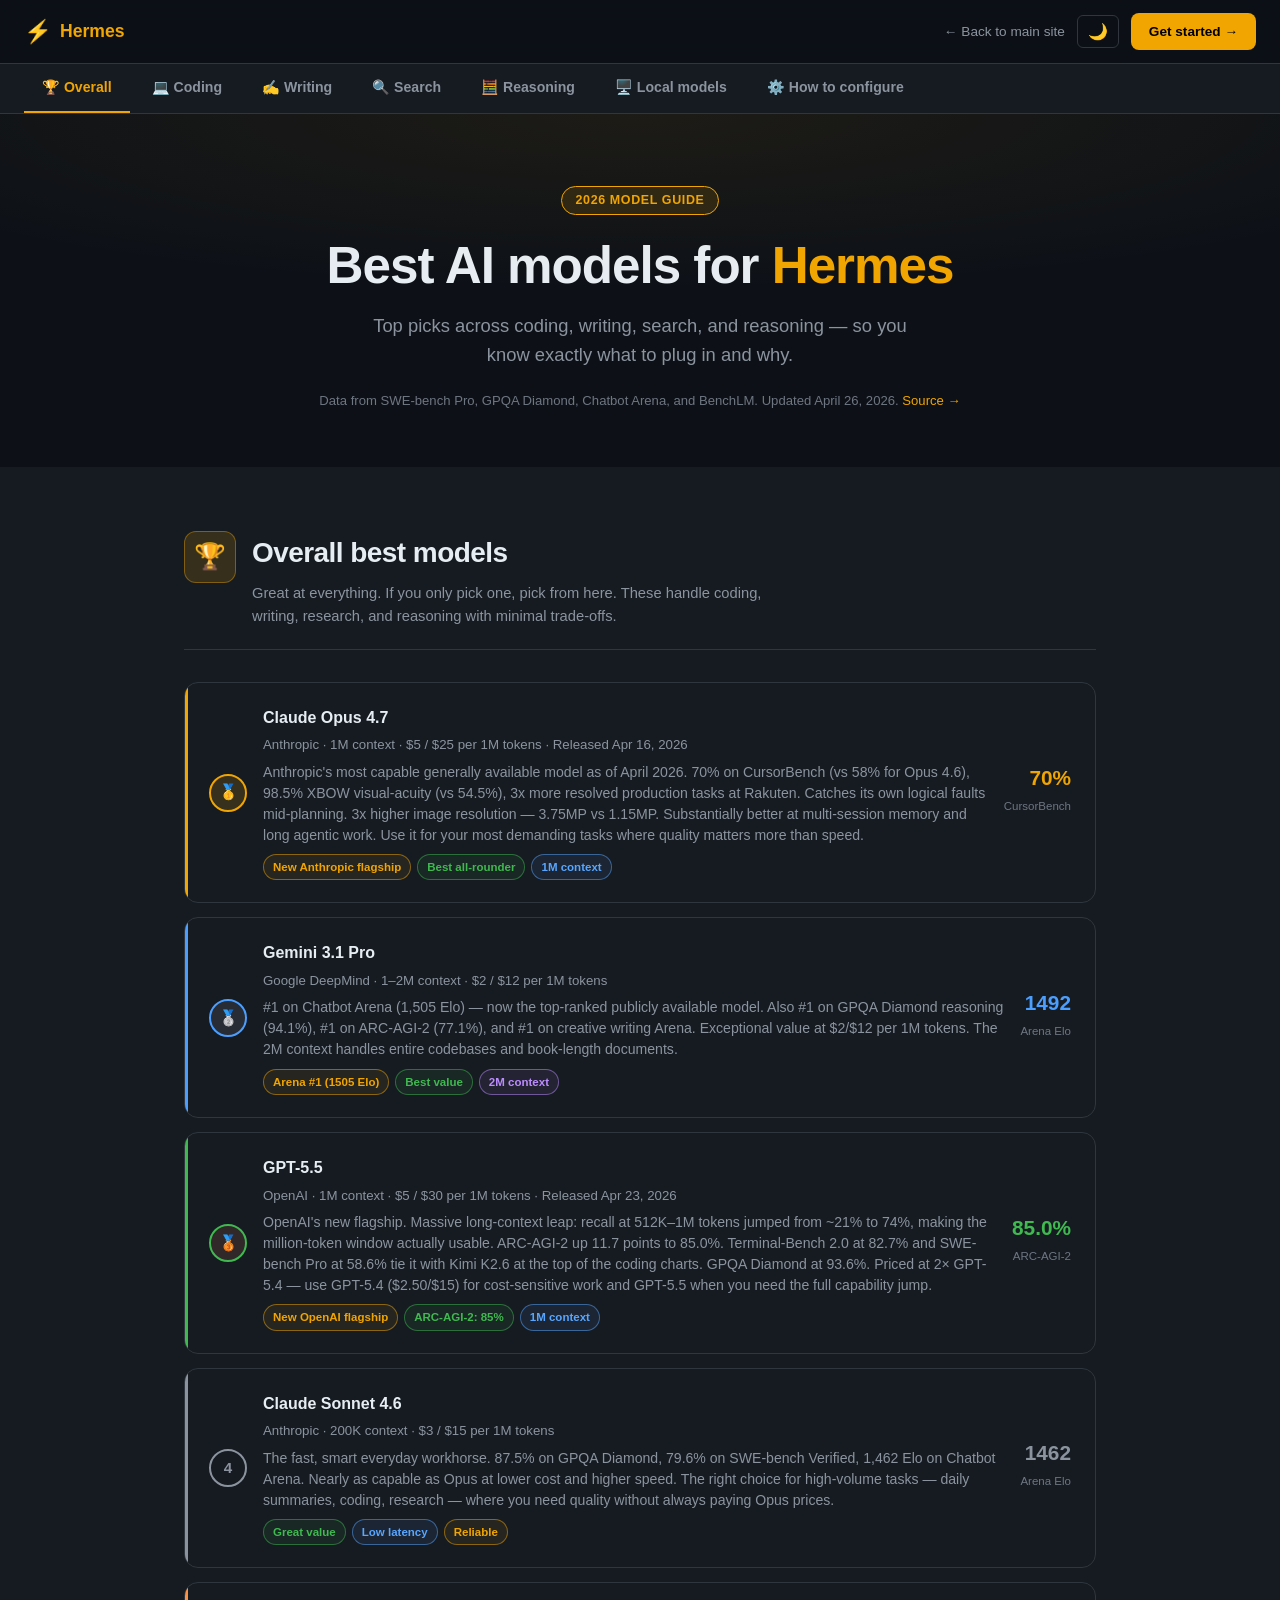
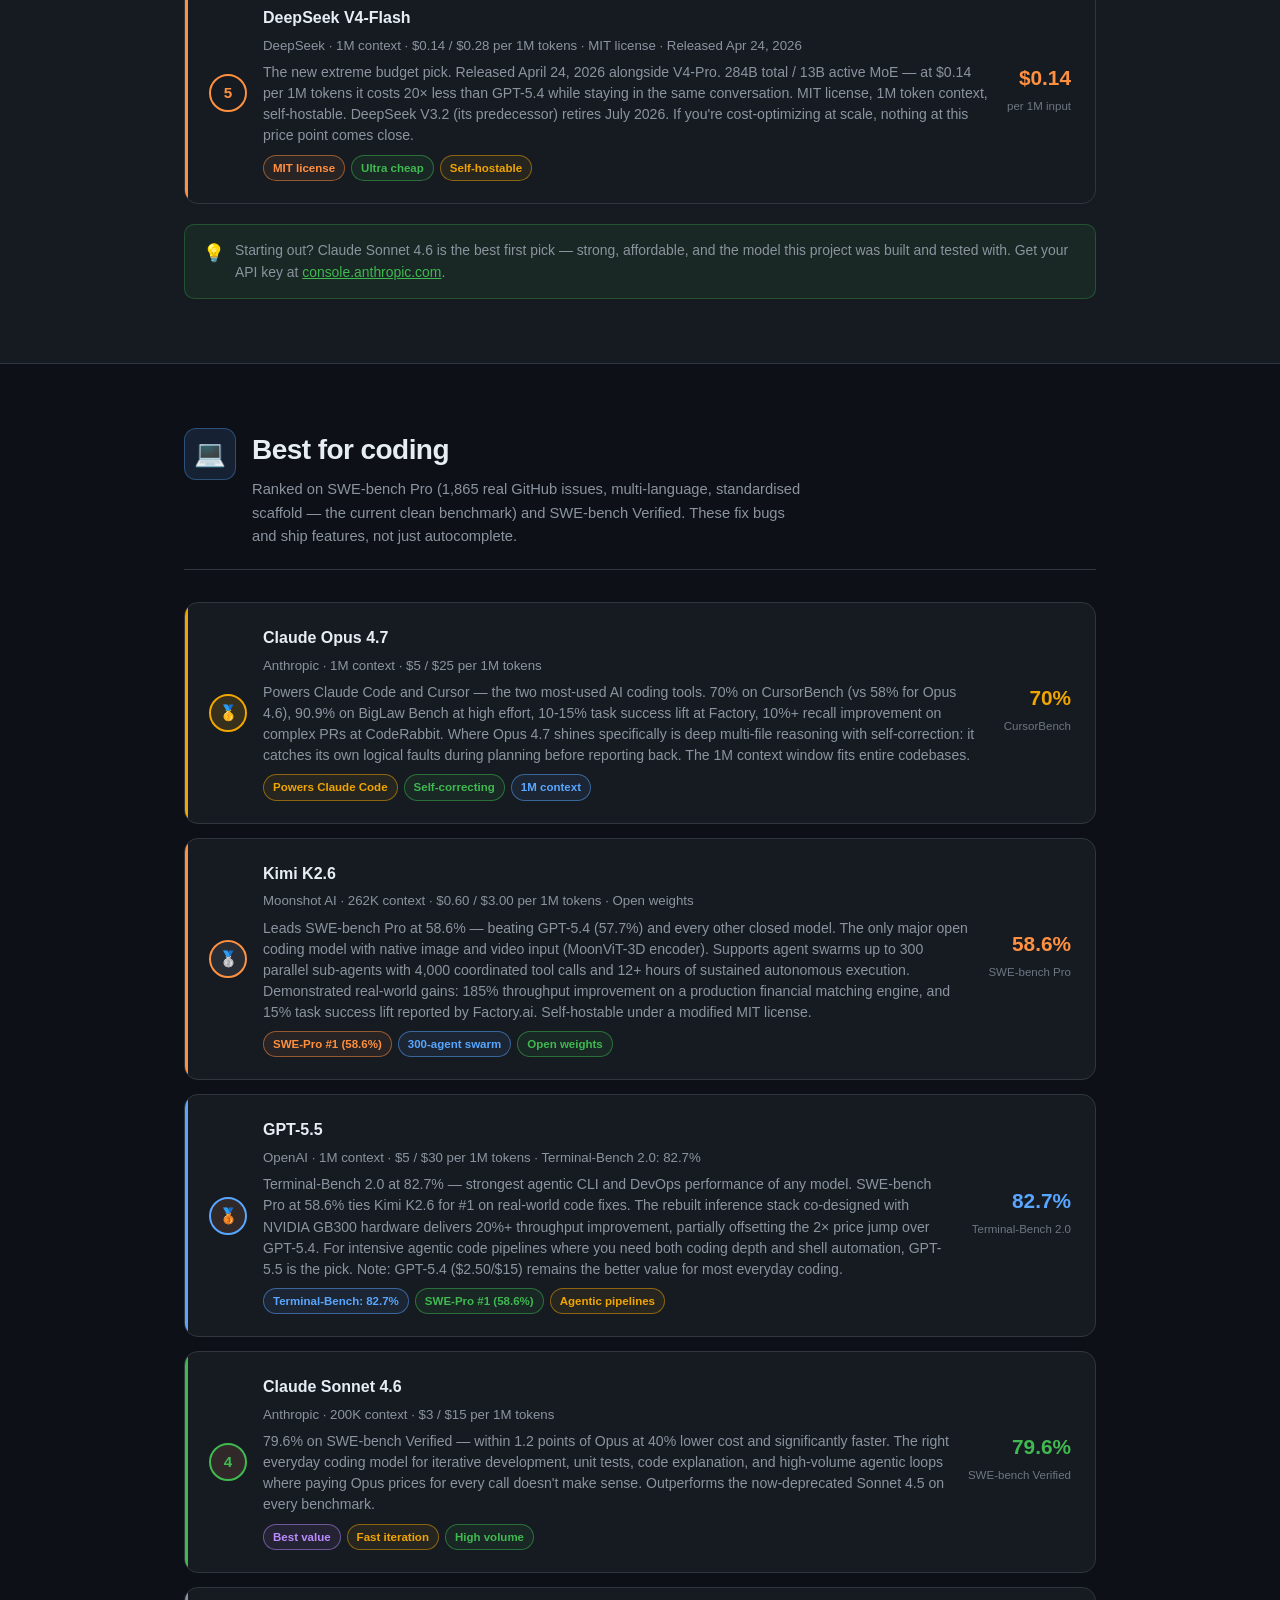
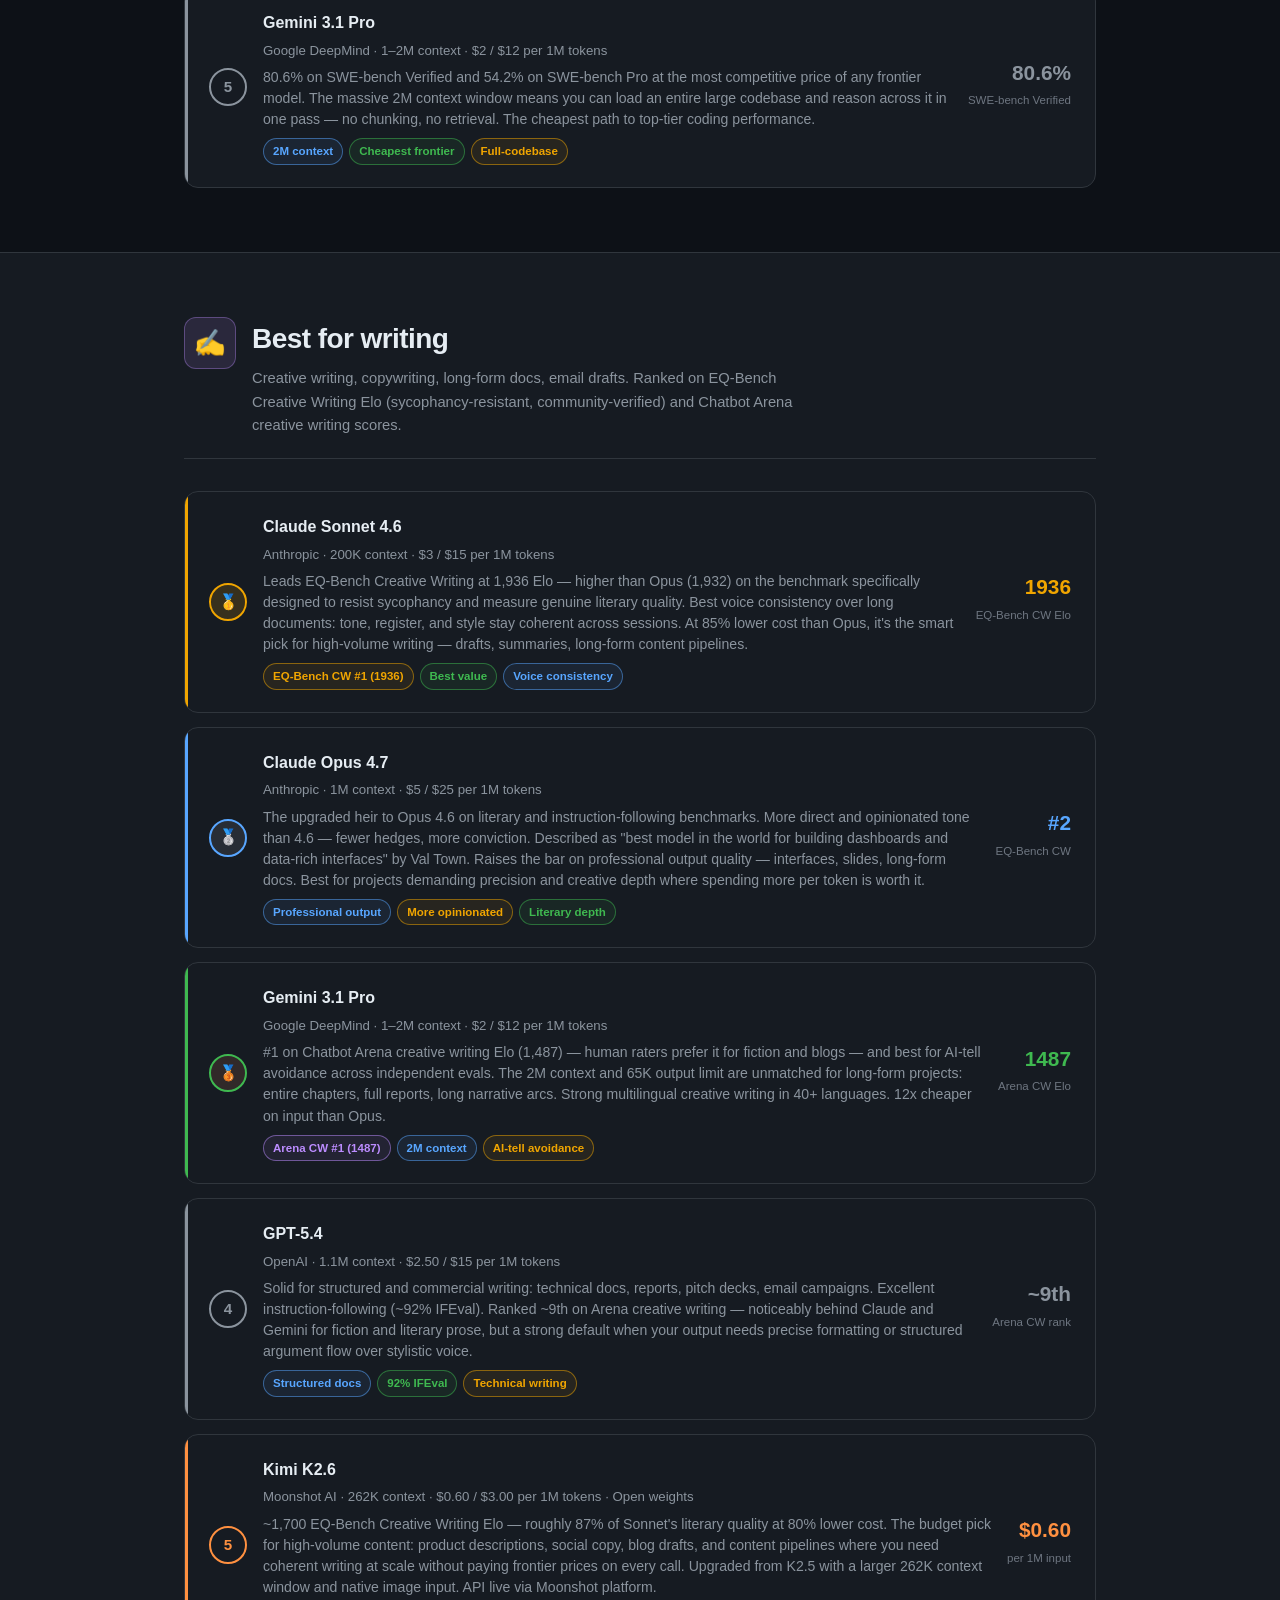
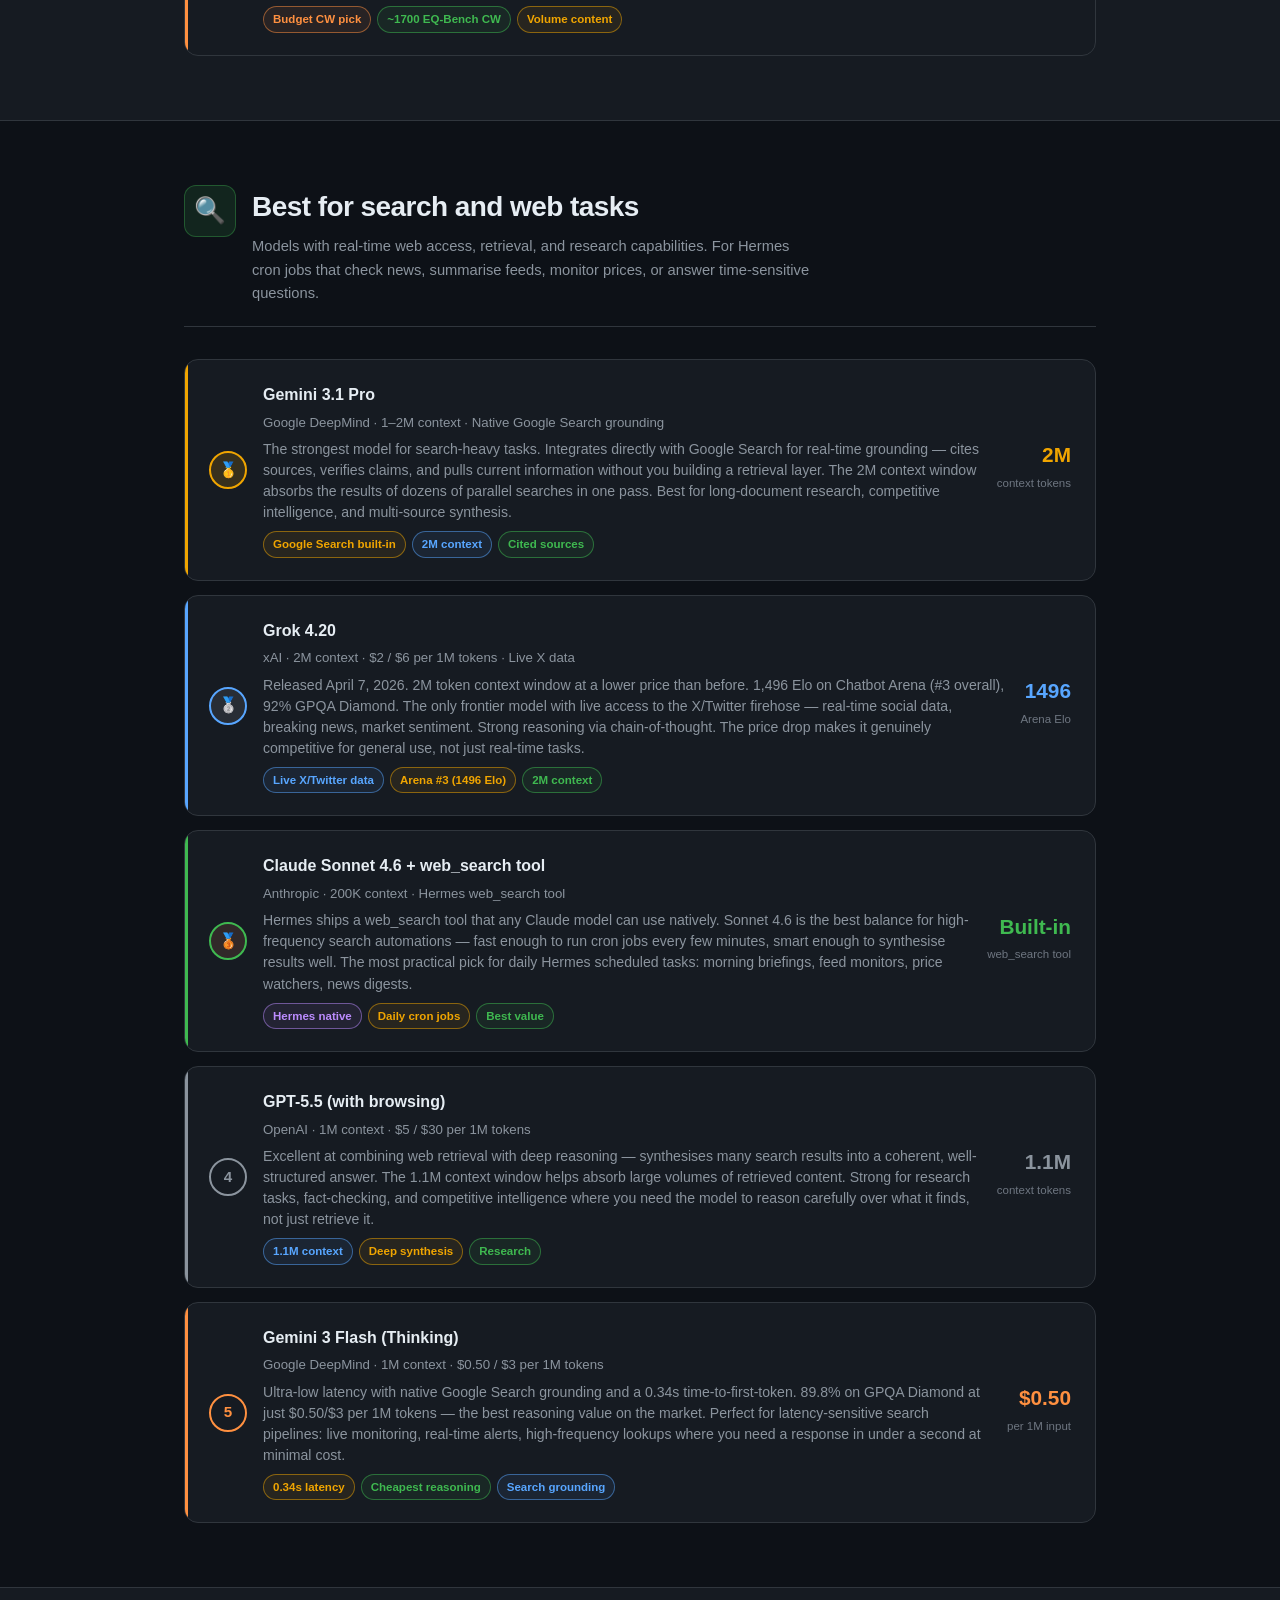
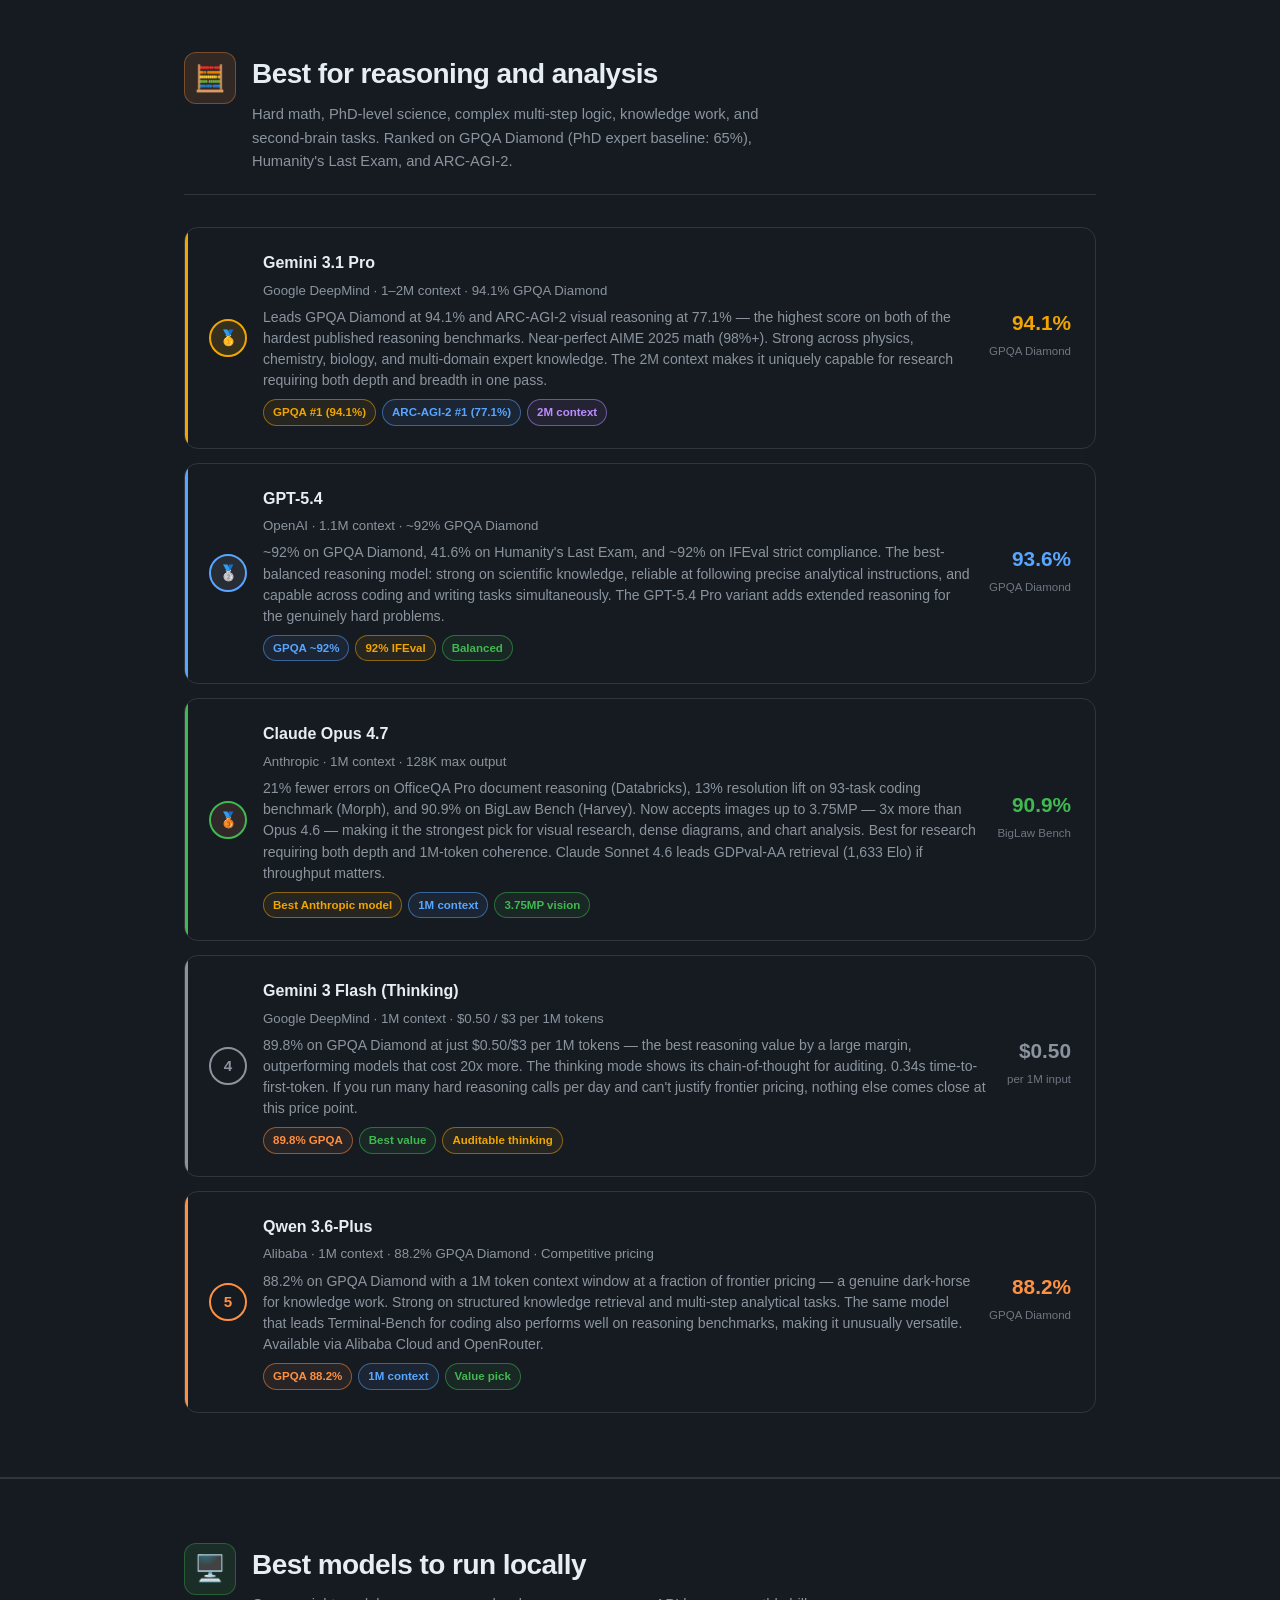
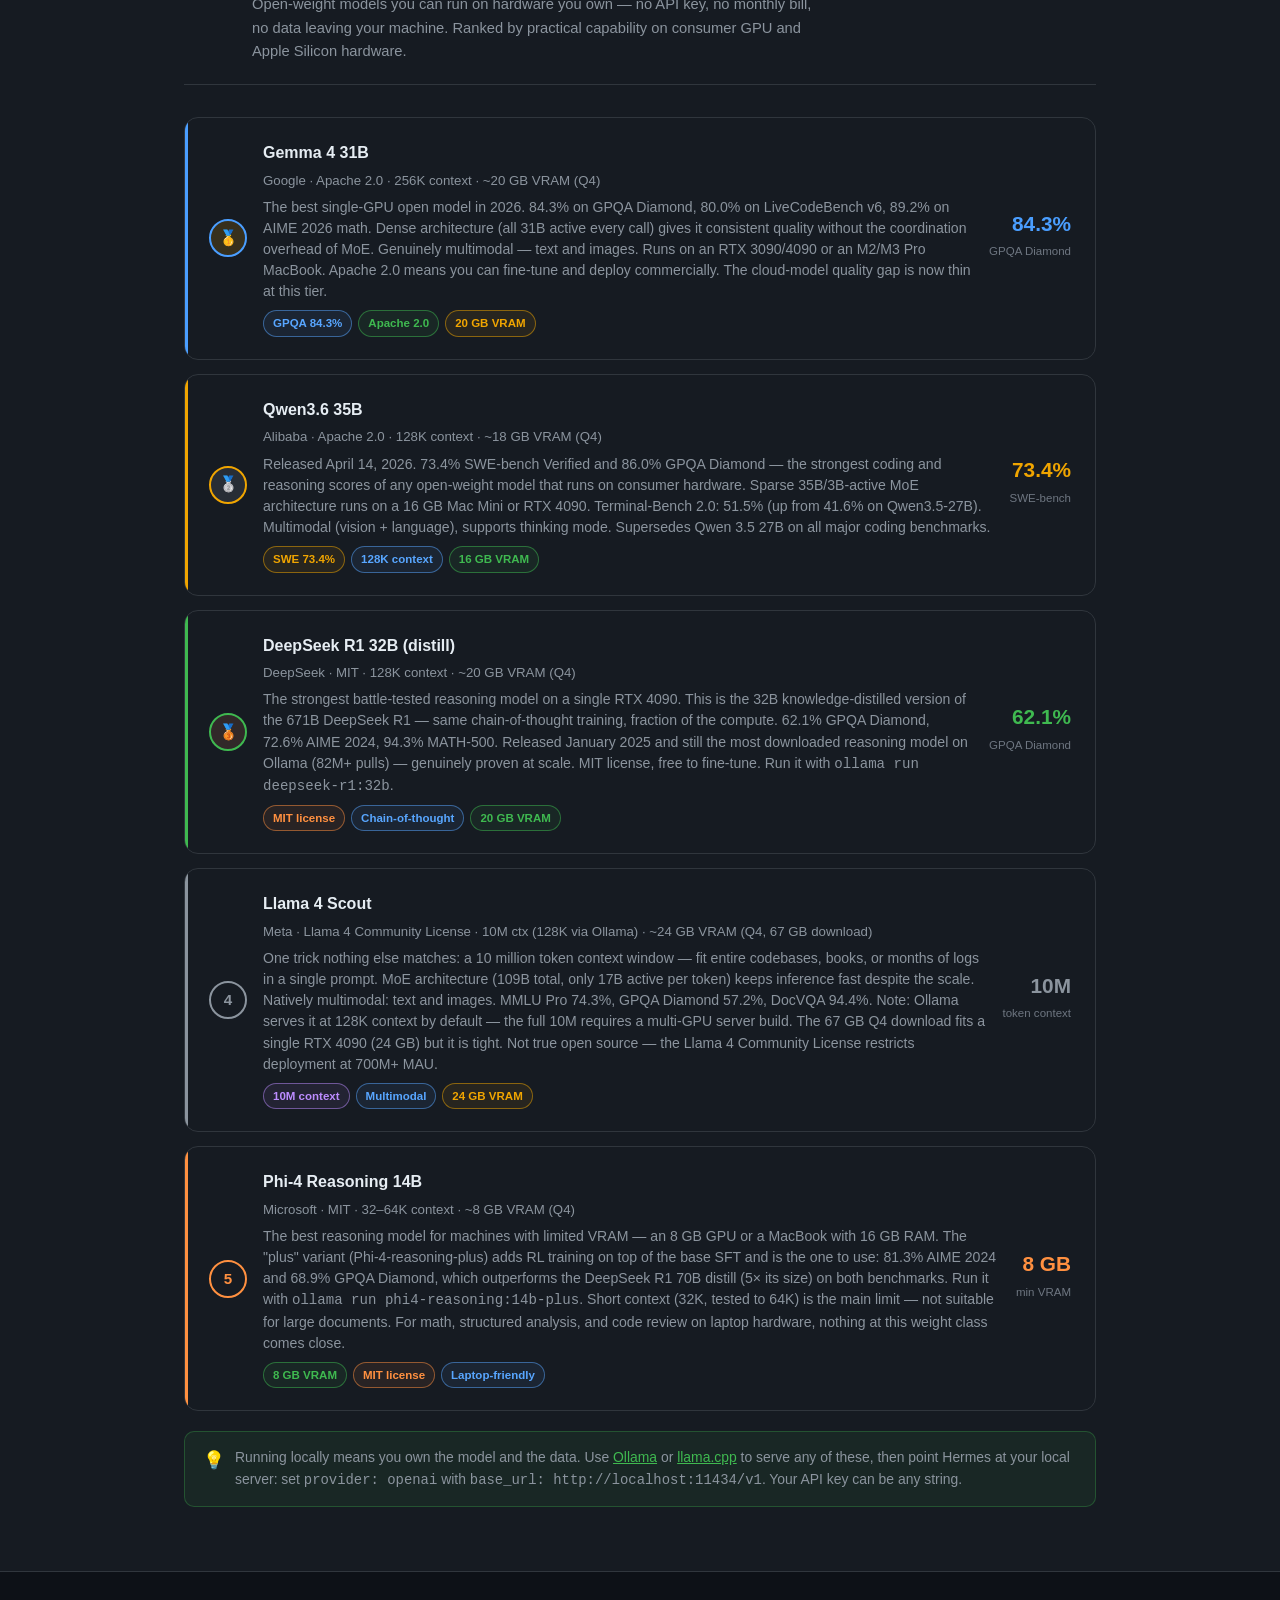
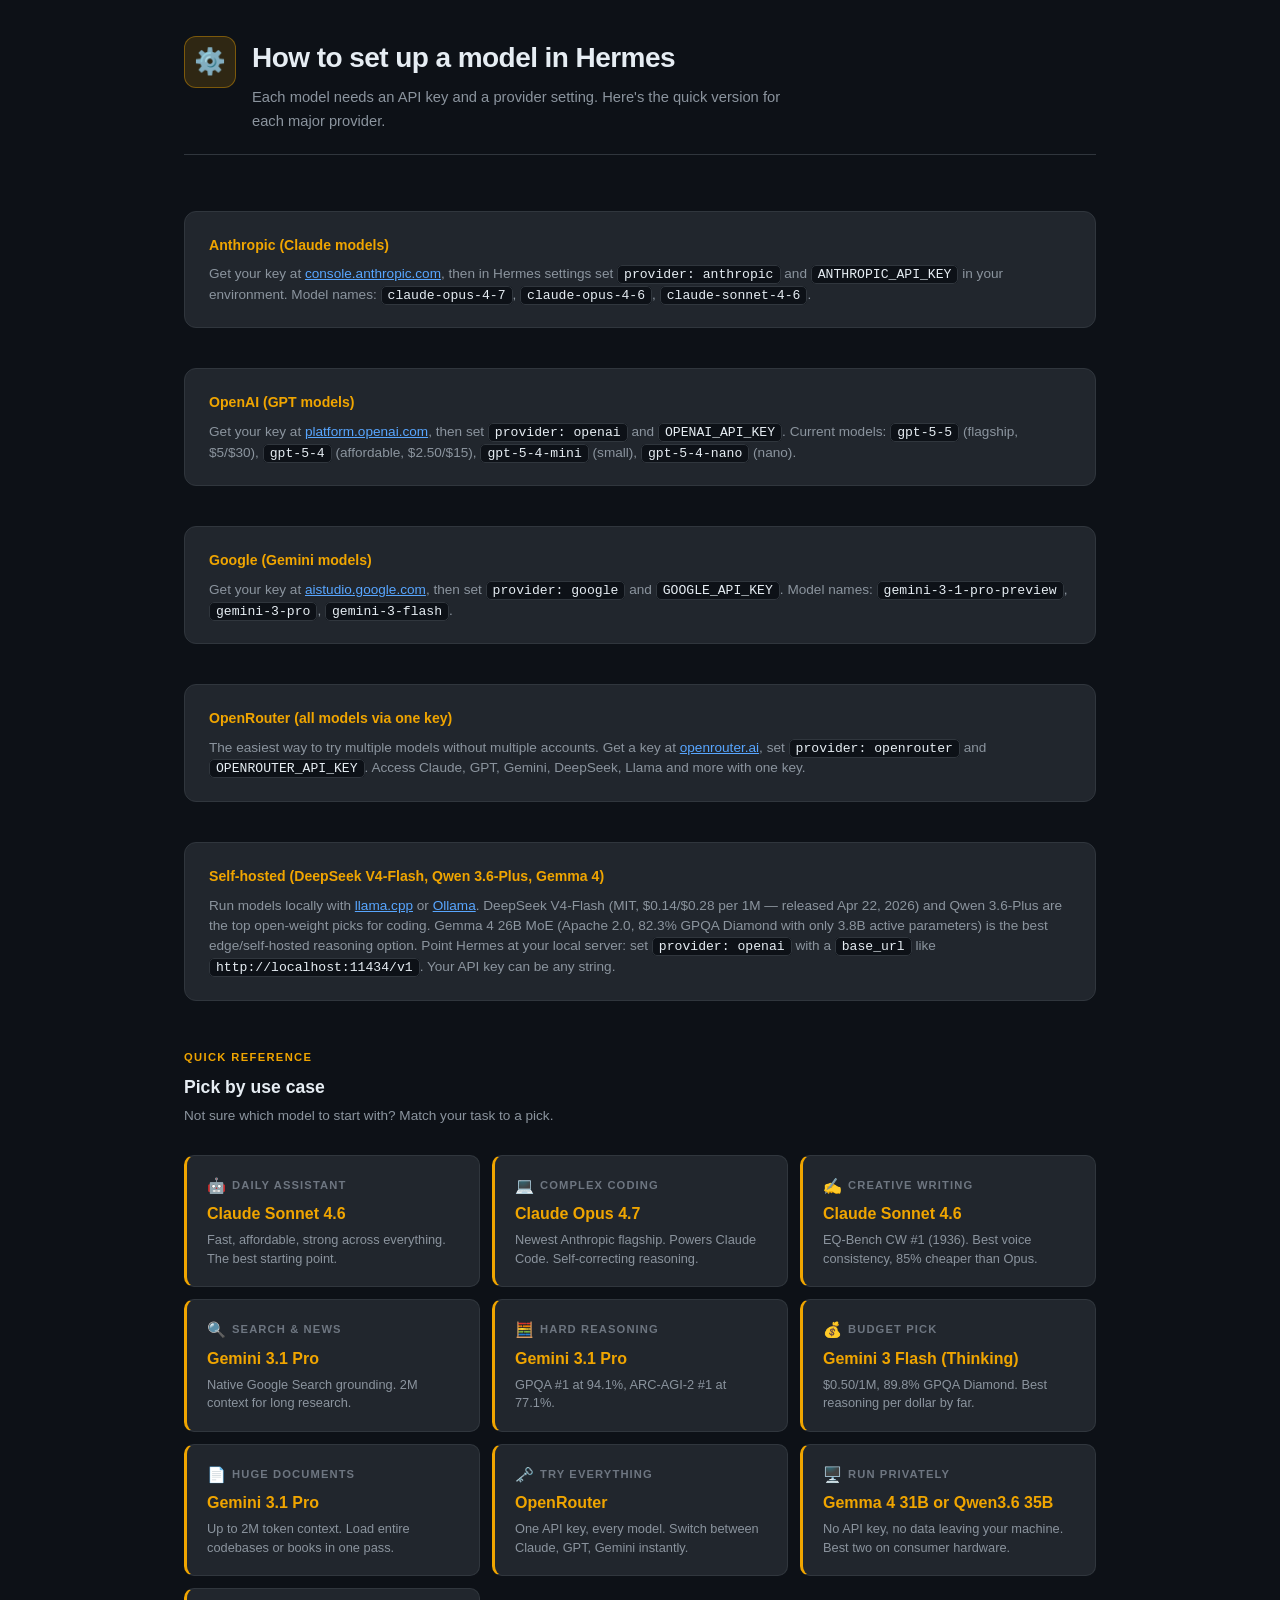
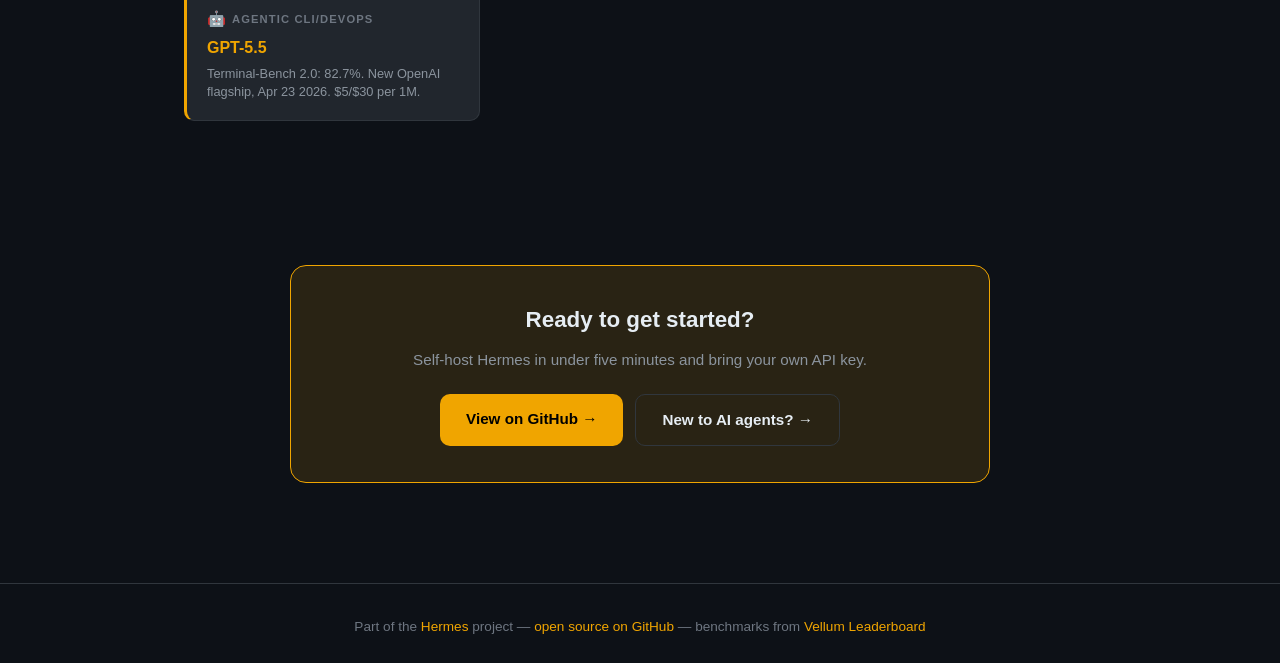
<file: models/index.html>
<!DOCTYPE html>
<html lang="en" data-theme="dark">
<head>
  <script>
    // Canonical URL: strip trailing index.html so links always show the clean path
    (function(){
      var p = window.location.pathname;
      if (p.endsWith('/index.html')) {
        var clean = p.slice(0, p.length - 'index.html'.length);
        window.history.replaceState(null, '', clean + window.location.search + window.location.hash);
      }
    })();
  </script>
<meta charset="UTF-8">
<meta name="viewport" content="width=device-width, initial-scale=1.0">
<title>Best AI Models for Hermes — 2026 Guide</title>
<meta name="description" content="The best AI models to use with Hermes in 2026 — top picks for coding, writing, web search, and all-around use.">
<style>
  :root {
    --bg-primary: #0d1117;
    --bg-secondary: #161b22;
    --bg-tertiary: #21262d;
    --bg-card: #161b22;
    --border: #30363d;
    --text-primary: #e6edf3;
    --text-secondary: #8b949e;
    --text-muted: #6e7681;
    --accent: #f0a500;
    --accent-dim: #c88800;
    --accent-glow: rgba(240,165,0,0.12);
    --green: #3fb950;
    --blue: #58a6ff;
    --purple: #bc8cff;
    --red: #f85149;
    --orange: #ff9040;
    --nav-height: 64px;
  }
  [data-theme="light"] nav {
    background: rgba(246, 248, 250, 0.95);
  }
  [data-theme="light"] {
    --bg-primary: #ffffff;
    --bg-secondary: #f6f8fa;
    --bg-tertiary: #eaeef2;
    --bg-card: #ffffff;
    --border: #d0d7de;
    --text-primary: #1f2328;
    --text-secondary: #656d76;
    --text-muted: #9198a1;
    --accent: #c07800;
    --accent-dim: #9a6200;
    --accent-glow: rgba(192,120,0,0.10);
  }

  *, *::before, *::after { box-sizing: border-box; margin: 0; padding: 0; }

  body {
    font-family: -apple-system, BlinkMacSystemFont, 'Segoe UI', sans-serif;
    background: var(--bg-primary);
    color: var(--text-primary);
    line-height: 1.6;
    min-height: 100vh;
  }

  /* NAV */
  nav {
    position: sticky;
    top: 0;
    height: var(--nav-height);
    background: rgba(13, 17, 23, 0.92);
    border-bottom: 1px solid var(--border);
    backdrop-filter: blur(12px);
    display: flex;
    align-items: center;
    justify-content: space-between;
    padding: 0 24px;
    z-index: 100;
  }
  .nav-logo {
    font-size: 1.1rem;
    font-weight: 700;
    color: var(--accent);
    text-decoration: none;
    display: flex;
    align-items: center;
    gap: 8px;
  }
  .nav-logo span { font-size: 1.4rem; }
  .nav-right { display: flex; align-items: center; gap: 12px; }
  .nav-back {
    color: var(--text-secondary);
    text-decoration: none;
    font-size: 0.85rem;
    display: flex;
    align-items: center;
    gap: 4px;
    transition: color 0.2s;
  }
  .nav-back:hover { color: var(--text-primary); }
  #theme-toggle {
    background: none;
    border: 1px solid var(--border);
    border-radius: 6px;
    padding: 6px 10px;
    cursor: pointer;
    font-size: 1rem;
    color: var(--text-primary);
    transition: border-color 0.2s;
  }
  #theme-toggle:hover { border-color: var(--accent); }
  .btn-cta {
    background: var(--accent);
    color: #000;
    border: none;
    border-radius: 8px;
    padding: 8px 18px;
    font-size: 0.85rem;
    font-weight: 600;
    cursor: pointer;
    text-decoration: none;
    transition: opacity 0.2s;
  }
  .btn-cta:hover { opacity: 0.85; }

  /* TAB NAV */
  .tab-bar {
    position: sticky;
    top: var(--nav-height);
    z-index: 90;
    background: var(--bg-secondary);
    border-bottom: 1px solid var(--border);
    padding: 0 24px;
    display: flex;
    gap: 4px;
    overflow-x: auto;
    scrollbar-width: none;
  }
  .tab-bar::-webkit-scrollbar { display: none; }
  .tab-pill {
    padding: 12px 18px;
    font-size: 0.88rem;
    font-weight: 600;
    color: var(--text-secondary);
    cursor: pointer;
    border-bottom: 2px solid transparent;
    white-space: nowrap;
    transition: color 0.2s, border-color 0.2s;
    text-decoration: none;
    display: block;
  }
  .tab-pill:hover { color: var(--text-primary); }
  .tab-pill.active { color: var(--accent); border-bottom-color: var(--accent); }

  /* HERO */
  .hero {
    text-align: center;
    padding: 72px 24px 56px;
    position: relative;
    overflow: hidden;
  }
  .hero::before {
    content: '';
    position: absolute;
    inset: 0;
    background: radial-gradient(ellipse 70% 50% at 50% 0%, rgba(240,165,0,0.07), transparent);
    pointer-events: none;
  }
  .hero-badge {
    display: inline-block;
    background: var(--accent-glow);
    border: 1px solid var(--accent);
    color: var(--accent);
    border-radius: 20px;
    padding: 4px 14px;
    font-size: 0.78rem;
    font-weight: 600;
    letter-spacing: 0.05em;
    text-transform: uppercase;
    margin-bottom: 20px;
  }
  .hero h1 {
    font-size: clamp(1.9rem, 4.5vw, 3.2rem);
    font-weight: 800;
    line-height: 1.2;
    margin-bottom: 14px;
    letter-spacing: -0.02em;
  }
  .hero h1 em { font-style: normal; color: var(--accent); }
  .hero-sub {
    font-size: clamp(0.95rem, 2.2vw, 1.15rem);
    color: var(--text-secondary);
    max-width: 580px;
    margin: 0 auto 20px;
  }
  .hero-note {
    font-size: 0.82rem;
    color: var(--text-muted);
    margin-top: 8px;
  }
  .hero-note a { color: var(--accent); text-decoration: none; }

  /* SECTION */
  .model-section {
    padding: 64px 24px;
    max-width: 960px;
    margin: 0 auto;
  }
  .model-section + .model-section { padding-top: 0; }
  .section-alt {
    background: var(--bg-secondary);
  }
  .section-alt .model-section { }

  .section-header {
    display: flex;
    align-items: flex-start;
    gap: 16px;
    margin-bottom: 32px;
    padding-bottom: 20px;
    border-bottom: 1px solid var(--border);
  }
  .section-icon {
    width: 52px;
    height: 52px;
    border-radius: 12px;
    display: flex;
    align-items: center;
    justify-content: center;
    font-size: 1.6rem;
    flex-shrink: 0;
  }
  .icon-gold { background: rgba(240,165,0,0.15); border: 1px solid rgba(240,165,0,0.4); }
  .icon-blue { background: rgba(88,166,255,0.12); border: 1px solid rgba(88,166,255,0.35); }
  .icon-green { background: rgba(63,185,80,0.12); border: 1px solid rgba(63,185,80,0.35); }
  .icon-purple { background: rgba(188,140,255,0.12); border: 1px solid rgba(188,140,255,0.35); }
  .icon-orange { background: rgba(255,144,64,0.12); border: 1px solid rgba(255,144,64,0.35); }

  .section-header-text h2 {
    font-size: clamp(1.3rem, 2.5vw, 1.75rem);
    font-weight: 700;
    margin-bottom: 6px;
    letter-spacing: -0.02em;
  }
  .section-header-text p {
    font-size: 0.92rem;
    color: var(--text-secondary);
    max-width: 560px;
  }

  /* MODEL CARDS */
  .model-list {
    display: grid;
    gap: 14px;
  }
  .model-card {
    background: var(--bg-card);
    border: 1px solid var(--border);
    border-radius: 14px;
    padding: 22px 24px;
    display: grid;
    grid-template-columns: auto 1fr auto;
    gap: 16px;
    align-items: center;
    transition: border-color 0.2s, transform 0.2s;
    position: relative;
    overflow: hidden;
  }
  .model-card:hover {
    border-color: var(--model-color, var(--accent));
    transform: translateY(-1px);
  }
  .model-card::before {
    content: '';
    position: absolute;
    left: 0;
    top: 0;
    bottom: 0;
    width: 3px;
    background: var(--model-color, var(--accent));
    border-radius: 14px 0 0 14px;
  }

  .rank-badge {
    width: 38px;
    height: 38px;
    border-radius: 50%;
    display: flex;
    align-items: center;
    justify-content: center;
    font-weight: 800;
    font-size: 0.95rem;
    flex-shrink: 0;
    border: 2px solid var(--model-color, var(--accent));
    color: var(--model-color, var(--accent));
    background: transparent;
  }
  .rank-badge.gold { background: rgba(240,165,0,0.15); }
  .rank-badge.silver { background: rgba(139,148,158,0.15); }
  .rank-badge.bronze { background: rgba(201,120,80,0.15); }

  .model-info h3 {
    font-size: 1rem;
    font-weight: 700;
    margin-bottom: 4px;
  }
  .model-info .model-meta {
    font-size: 0.83rem;
    color: var(--text-secondary);
    margin-bottom: 6px;
  }
  .model-info .model-why {
    font-size: 0.88rem;
    color: var(--text-secondary);
    line-height: 1.5;
  }
  .model-pills {
    display: flex;
    flex-wrap: wrap;
    gap: 6px;
    margin-top: 8px;
  }
  .pill {
    font-size: 0.72rem;
    font-weight: 600;
    padding: 3px 9px;
    border-radius: 20px;
    border: 1px solid var(--border);
    color: var(--text-muted);
    white-space: nowrap;
  }
  .pill.green { border-color: rgba(63,185,80,0.5); color: var(--green); background: rgba(63,185,80,0.08); }
  .pill.blue { border-color: rgba(88,166,255,0.5); color: var(--blue); background: rgba(88,166,255,0.08); }
  .pill.purple { border-color: rgba(188,140,255,0.5); color: var(--purple); background: rgba(188,140,255,0.08); }
  .pill.gold { border-color: rgba(240,165,0,0.5); color: var(--accent); background: rgba(240,165,0,0.08); }
  .pill.orange { border-color: rgba(255,144,64,0.5); color: var(--orange); background: rgba(255,144,64,0.08); }

  .model-score {
    text-align: right;
    flex-shrink: 0;
  }
  .score-val {
    font-size: 1.3rem;
    font-weight: 800;
    color: var(--model-color, var(--accent));
    display: block;
    line-height: 1;
    margin-bottom: 3px;
  }
  .score-label {
    font-size: 0.72rem;
    color: var(--text-muted);
    white-space: nowrap;
  }

  /* SETUP BOX */
  .setup-box {
    background: var(--bg-tertiary);
    border: 1px solid var(--border);
    border-radius: 12px;
    padding: 22px 24px;
    margin-top: 24px;
  }
  .setup-box h4 {
    font-size: 0.88rem;
    font-weight: 700;
    margin-bottom: 8px;
    color: var(--accent);
  }
  .setup-box p {
    font-size: 0.85rem;
    color: var(--text-secondary);
    line-height: 1.5;
  }
  .setup-box code {
    background: var(--bg-primary);
    border: 1px solid var(--border);
    border-radius: 5px;
    padding: 1px 6px;
    font-size: 0.82rem;
    font-family: 'SFMono-Regular', Consolas, monospace;
    color: var(--text-primary);
  }

  /* HOW TO PICK */

  .picker-grid {
    display: grid;
    grid-template-columns: repeat(auto-fit, minmax(220px, 1fr));
    gap: 12px;
    margin-top: 28px;
  }
  .picker-card {
    background: var(--bg-tertiary);
    border: 1px solid var(--border);
    border-left: 3px solid var(--accent);
    border-radius: 10px;
    padding: 18px 20px;
    display: flex;
    flex-direction: column;
    gap: 6px;
    transition: border-color 0.2s, box-shadow 0.2s, transform 0.15s;
  }
  .picker-card:hover {
    border-color: var(--accent);
    box-shadow: 0 4px 20px rgba(240,165,0,0.12);
    transform: translateY(-1px);
  }
  .picker-card .use-case {
    font-size: 0.7rem;
    font-weight: 700;
    text-transform: uppercase;
    letter-spacing: 0.1em;
    color: var(--text-muted);
    display: flex;
    align-items: center;
    gap: 6px;
  }
  .picker-card .use-case .uc-icon {
    font-size: 0.95rem;
    letter-spacing: 0;
  }
  .picker-card .recommendation {
    font-size: 1rem;
    font-weight: 800;
    color: var(--accent);
    line-height: 1.2;
  }
  .picker-card .why-short {
    font-size: 0.8rem;
    color: var(--text-secondary);
    line-height: 1.45;
    margin-top: 2px;
  }

  /* FREE TIER NOTE */
  .free-note {
    background: rgba(63,185,80,0.08);
    border: 1px solid rgba(63,185,80,0.3);
    border-radius: 10px;
    padding: 14px 18px;
    margin-top: 20px;
    font-size: 0.87rem;
    color: var(--text-secondary);
    display: flex;
    gap: 10px;
    align-items: flex-start;
  }
  .free-note .note-icon { font-size: 1.1rem; flex-shrink: 0; }

  /* CTA STRIP */
  .cta-strip {
    background: var(--accent-glow);
    border: 1px solid var(--accent);
    border-radius: 16px;
    padding: 36px 40px;
    text-align: center;
    margin: 40px auto;
    max-width: 700px;
  }
  .cta-strip h2 { font-size: 1.4rem; font-weight: 700; margin-bottom: 10px; }
  .cta-strip p { color: var(--text-secondary); margin-bottom: 22px; font-size: 0.95rem; }
  .cta-group { display: flex; gap: 12px; justify-content: center; flex-wrap: wrap; }
  .btn-primary {
    background: var(--accent);
    color: #000;
    font-weight: 700;
    padding: 13px 26px;
    border-radius: 10px;
    text-decoration: none;
    font-size: 0.95rem;
    transition: opacity 0.2s;
  }
  .btn-primary:hover { opacity: 0.85; }
  .btn-ghost {
    background: transparent;
    color: var(--text-primary);
    font-weight: 600;
    padding: 13px 26px;
    border-radius: 10px;
    text-decoration: none;
    font-size: 0.95rem;
    border: 1px solid var(--border);
    transition: border-color 0.2s;
  }
  .btn-ghost:hover { border-color: var(--accent); }

  /* FOOTER */
  footer {
    border-top: 1px solid var(--border);
    text-align: center;
    padding: 32px 24px;
    color: var(--text-muted);
    font-size: 0.85rem;
  }
  footer a { color: var(--accent); text-decoration: none; }

  /* DIVIDER */
  .section-divider { height: 1px; background: var(--border); }

  /* MOBILE */
  @media (max-width: 640px) {
    nav { padding: 0 16px; }
    .nav-back { display: none; }
    .btn-cta { display: none; }
    .model-card { grid-template-columns: auto 1fr; }
    .model-score { display: none; }
    .tab-bar { padding: 0 12px; }
    .tab-pill { padding: 10px 14px; font-size: 0.82rem; }
    .section-header { flex-direction: column; gap: 12px; }
    .cta-strip { padding: 28px 20px; }
  }
  @media (max-width: 480px) {
    .picker-grid { grid-template-columns: 1fr 1fr; }
  }

  /* HAMBURGER + MOBILE MENU */
  .hamburger {
    display: none;
    flex-direction: column;
    gap: 5px;
    cursor: pointer;
    padding: 6px;
    border: 1px solid var(--border);
    border-radius: 6px;
    background: none;
    transition: border-color 0.15s;
    flex-shrink: 0;
  }
  .hamburger:hover { border-color: var(--accent); }
  .hamburger span {
    display: block;
    width: 20px;
    height: 2px;
    background: var(--text-secondary);
    border-radius: 2px;
    transition: transform 0.2s, opacity 0.2s;
  }
  .hamburger.open span:nth-child(1) { transform: translateY(7px) rotate(45deg); }
  .hamburger.open span:nth-child(2) { opacity: 0; }
  .hamburger.open span:nth-child(3) { transform: translateY(-7px) rotate(-45deg); }
  #models-mobile-menu {
    display: none;
    position: fixed;
    top: var(--nav-height);
    left: 0; right: 0;
    background: var(--bg-secondary);
    border-bottom: 1px solid var(--border);
    padding: 16px 24px;
    z-index: 999;
    flex-direction: column;
    gap: 4px;
  }
  #models-mobile-menu.open { display: flex; }
  #models-mobile-menu a {
    color: var(--text-secondary);
    font-size: 0.95rem;
    font-weight: 500;
    padding: 10px 12px;
    border-radius: 6px;
    transition: color 0.15s, background 0.15s;
    text-decoration: none;
  }
  #models-mobile-menu a:hover { color: var(--text-primary); background: var(--bg-tertiary); }
  #models-mobile-menu a.accent { color: var(--accent); }
  #models-mobile-menu .menu-divider {
    height: 1px;
    background: var(--border);
    margin: 4px 0;
  }
  @media (max-width: 640px) {
    .hamburger { display: flex; }
    .btn-cta { display: none; }
    .nav-back { display: none; }
  }
</style>
</head>
<body>

<nav>
  <a href="../" class="nav-logo"><span>⚡</span> Hermes</a>
  <div class="nav-right">
    <a href="../" class="nav-back">← <span>Back to main site</span></a>
    <button id="theme-toggle" aria-label="Toggle theme">🌙</button>
    <a href="https://hermes-agent.nousresearch.com/docs/getting-started/installation" class="btn-cta" target="_blank">Get started →</a>
  </div>
  <button class="hamburger" id="models-hamburger" aria-label="Open menu" aria-expanded="false">
    <span></span><span></span><span></span>
  </button>
</nav>

<div id="models-mobile-menu">
  <a href="../">⚡ Hermes Home</a>
  <a href="../#why">Why Hermes</a>
  <a href="../#features">Features</a>
  <a href="../#compare">Compare</a>
  <a href="../#install">Install</a>
  <div class="menu-divider"></div>
  <a href="../eli5/" class="accent">🧠 ELI5 — What is Hermes?</a>
  <a href="../models/" class="accent">🤖 Best Models 2026</a>
  <a href="../community/" class="accent">🌎 Community</a>
  <a href="https://hermes-agent.nousresearch.com/docs/getting-started/installation" target="_blank" class="accent" style="margin-top:4px">Get started →</a>
</div>

<!-- TAB BAR -->
<div class="tab-bar">
  <a class="tab-pill active" href="#overall">🏆 Overall</a>
  <a class="tab-pill" href="#coding">💻 Coding</a>
  <a class="tab-pill" href="#writing">✍️ Writing</a>
  <a class="tab-pill" href="#search">🔍 Search</a>
  <a class="tab-pill" href="#reasoning">🧮 Reasoning</a>
  <a class="tab-pill" href="#local">🖥️ Local models</a>
  <a class="tab-pill" href="#howto">⚙️ How to configure</a>
</div>

<!-- HERO -->
<section class="hero">
  <div class="hero-badge">2026 Model Guide</div>
  <h1>Best AI models for <em>Hermes</em></h1>
  <p class="hero-sub">Top picks across coding, writing, search, and reasoning — so you know exactly what to plug in and why.</p>
  <p class="hero-note">Data from SWE-bench Pro, GPQA Diamond, Chatbot Arena, and BenchLM. Updated April 26, 2026. <a href="https://lmarena.ai/leaderboard" target="_blank">Source →</a></p>
</section>

<!-- =========================================
     OVERALL
     ========================================= -->
<div id="overall" class="section-alt">
  <div class="model-section">
    <div class="section-header">
      <div class="section-icon icon-gold">🏆</div>
      <div class="section-header-text">
        <h2>Overall best models</h2>
        <p>Great at everything. If you only pick one, pick from here. These handle coding, writing, research, and reasoning with minimal trade-offs.</p>
      </div>
    </div>

    <div class="model-list">
      <!-- #1 -->
      <div class="model-card" style="--model-color: #f0a500;">
        <div class="rank-badge gold">🥇</div>
        <div class="model-info">
          <h3>Claude Opus 4.7</h3>
          <div class="model-meta">Anthropic &middot; 1M context &middot; $5 / $25 per 1M tokens &middot; Released Apr 16, 2026</div>
          <div class="model-why">Anthropic's most capable generally available model as of April 2026. 70% on CursorBench (vs 58% for Opus 4.6), 98.5% XBOW visual-acuity (vs 54.5%), 3x more resolved production tasks at Rakuten. Catches its own logical faults mid-planning. 3x higher image resolution — 3.75MP vs 1.15MP. Substantially better at multi-session memory and long agentic work. Use it for your most demanding tasks where quality matters more than speed.</div>
          <div class="model-pills">
            <span class="pill gold">New Anthropic flagship</span>
            <span class="pill green">Best all-rounder</span>
            <span class="pill blue">1M context</span>
          </div>
        </div>
        <div class="model-score">
          <span class="score-val">70%</span>
          <span class="score-label">CursorBench</span>
        </div>
      </div>

      <!-- #2 -->
      <div class="model-card" style="--model-color: #4a9eff;">
        <div class="rank-badge silver">🥈</div>
        <div class="model-info">
          <h3>Gemini 3.1 Pro</h3>
          <div class="model-meta">Google DeepMind &middot; 1–2M context &middot; $2 / $12 per 1M tokens</div>
          <div class="model-why">#1 on Chatbot Arena (1,505 Elo) — now the top-ranked publicly available model. Also #1 on GPQA Diamond reasoning (94.1%), #1 on ARC-AGI-2 (77.1%), and #1 on creative writing Arena. Exceptional value at $2/$12 per 1M tokens. The 2M context handles entire codebases and book-length documents.</div>
          <div class="model-pills">
            <span class="pill gold">Arena #1 (1505 Elo)</span>
            <span class="pill green">Best value</span>
            <span class="pill purple">2M context</span>
          </div>
        </div>
        <div class="model-score">
          <span class="score-val">1492</span>
          <span class="score-label">Arena Elo</span>
        </div>
      </div>

      <!-- #3 -->
      <div class="model-card" style="--model-color: #3fb950;">
        <div class="rank-badge bronze">🥉</div>
        <div class="model-info">
          <h3>GPT-5.5</h3>
          <div class="model-meta">OpenAI &middot; 1M context &middot; $5 / $30 per 1M tokens &middot; Released Apr 23, 2026</div>
          <div class="model-why">OpenAI's new flagship. Massive long-context leap: recall at 512K–1M tokens jumped from ~21% to 74%, making the million-token window actually usable. ARC-AGI-2 up 11.7 points to 85.0%. Terminal-Bench 2.0 at 82.7% and SWE-bench Pro at 58.6% tie it with Kimi K2.6 at the top of the coding charts. GPQA Diamond at 93.6%. Priced at 2× GPT-5.4 — use GPT-5.4 ($2.50/$15) for cost-sensitive work and GPT-5.5 when you need the full capability jump.</div>
          <div class="model-pills">
            <span class="pill gold">New OpenAI flagship</span>
            <span class="pill green">ARC-AGI-2: 85%</span>
            <span class="pill blue">1M context</span>
          </div>
        </div>
        <div class="model-score">
          <span class="score-val">85.0%</span>
          <span class="score-label">ARC-AGI-2</span>
        </div>
      </div>

      <!-- #4 -->
      <div class="model-card" style="--model-color: #8b949e;">
        <div class="rank-badge">4</div>
        <div class="model-info">
          <h3>Claude Sonnet 4.6</h3>
          <div class="model-meta">Anthropic &middot; 200K context &middot; $3 / $15 per 1M tokens</div>
          <div class="model-why">The fast, smart everyday workhorse. 87.5% on GPQA Diamond, 79.6% on SWE-bench Verified, 1,462 Elo on Chatbot Arena. Nearly as capable as Opus at lower cost and higher speed. The right choice for high-volume tasks — daily summaries, coding, research — where you need quality without always paying Opus prices.</div>
          <div class="model-pills">
            <span class="pill green">Great value</span>
            <span class="pill blue">Low latency</span>
            <span class="pill gold">Reliable</span>
          </div>
        </div>
        <div class="model-score">
          <span class="score-val">1462</span>
          <span class="score-label">Arena Elo</span>
        </div>
      </div>

      <!-- #5 -->
      <div class="model-card" style="--model-color: #ff9040;">
        <div class="rank-badge">5</div>
        <div class="model-info">
          <h3>DeepSeek V4-Flash</h3>
          <div class="model-meta">DeepSeek &middot; 1M context &middot; $0.14 / $0.28 per 1M tokens &middot; MIT license &middot; Released Apr 24, 2026</div>
          <div class="model-why">The new extreme budget pick. Released April 24, 2026 alongside V4-Pro. 284B total / 13B active MoE — at $0.14 per 1M tokens it costs 20× less than GPT-5.4 while staying in the same conversation. MIT license, 1M token context, self-hostable. DeepSeek V3.2 (its predecessor) retires July 2026. If you're cost-optimizing at scale, nothing at this price point comes close.</div>
          <div class="model-pills">
            <span class="pill orange">MIT license</span>
            <span class="pill green">Ultra cheap</span>
            <span class="pill gold">Self-hostable</span>
          </div>
        </div>
        <div class="model-score">
          <span class="score-val">$0.14</span>
          <span class="score-label">per 1M input</span>
        </div>
      </div>
    </div>

    <div class="free-note">
      <span class="note-icon">💡</span>
      <span>Starting out? Claude Sonnet 4.6 is the best first pick — strong, affordable, and the model this project was built and tested with. Get your API key at <a href="https://console.anthropic.com" target="_blank" style="color:var(--green)">console.anthropic.com</a>.</span>
    </div>
  </div>
</div>

<div class="section-divider"></div>

<!-- =========================================
     CODING
     ========================================= -->
<div id="coding">
  <div class="model-section">
    <div class="section-header">
      <div class="section-icon icon-blue">💻</div>
      <div class="section-header-text">
        <h2>Best for coding</h2>
        <p>Ranked on SWE-bench Pro (1,865 real GitHub issues, multi-language, standardised scaffold — the current clean benchmark) and SWE-bench Verified. These fix bugs and ship features, not just autocomplete.</p>
      </div>
    </div>

    <div class="model-list">
      <div class="model-card" style="--model-color: #f0a500;">
        <div class="rank-badge gold">🥇</div>
        <div class="model-info">
          <h3>Claude Opus 4.7</h3>
          <div class="model-meta">Anthropic &middot; 1M context &middot; $5 / $25 per 1M tokens</div>
          <div class="model-why">Powers Claude Code and Cursor — the two most-used AI coding tools. 70% on CursorBench (vs 58% for Opus 4.6), 90.9% on BigLaw Bench at high effort, 10-15% task success lift at Factory, 10%+ recall improvement on complex PRs at CodeRabbit. Where Opus 4.7 shines specifically is deep multi-file reasoning with self-correction: it catches its own logical faults during planning before reporting back. The 1M context window fits entire codebases.</div>
          <div class="model-pills">
            <span class="pill gold">Powers Claude Code</span>
            <span class="pill green">Self-correcting</span>
            <span class="pill blue">1M context</span>
          </div>
        </div>
        <div class="model-score">
          <span class="score-val">70%</span>
          <span class="score-label">CursorBench</span>
        </div>
      </div>

      <div class="model-card" style="--model-color: #ff9040;">
        <div class="rank-badge silver">🥈</div>
        <div class="model-info">
          <h3>Kimi K2.6</h3>
          <div class="model-meta">Moonshot AI &middot; 262K context &middot; $0.60 / $3.00 per 1M tokens &middot; Open weights</div>
          <div class="model-why">Leads SWE-bench Pro at 58.6% — beating GPT-5.4 (57.7%) and every other closed model. The only major open coding model with native image and video input (MoonViT-3D encoder). Supports agent swarms up to 300 parallel sub-agents with 4,000 coordinated tool calls and 12+ hours of sustained autonomous execution. Demonstrated real-world gains: 185% throughput improvement on a production financial matching engine, and 15% task success lift reported by Factory.ai. Self-hostable under a modified MIT license.</div>
          <div class="model-pills">
            <span class="pill orange">SWE-Pro #1 (58.6%)</span>
            <span class="pill blue">300-agent swarm</span>
            <span class="pill green">Open weights</span>
          </div>
        </div>
        <div class="model-score">
          <span class="score-val">58.6%</span>
          <span class="score-label">SWE-bench Pro</span>
        </div>
      </div>

      <div class="model-card" style="--model-color: #58a6ff;">
        <div class="rank-badge bronze">🥉</div>
        <div class="model-info">
          <h3>GPT-5.5</h3>
          <div class="model-meta">OpenAI &middot; 1M context &middot; $5 / $30 per 1M tokens &middot; Terminal-Bench 2.0: 82.7%</div>
          <div class="model-why">Terminal-Bench 2.0 at 82.7% — strongest agentic CLI and DevOps performance of any model. SWE-bench Pro at 58.6% ties Kimi K2.6 for #1 on real-world code fixes. The rebuilt inference stack co-designed with NVIDIA GB300 hardware delivers 20%+ throughput improvement, partially offsetting the 2× price jump over GPT-5.4. For intensive agentic code pipelines where you need both coding depth and shell automation, GPT-5.5 is the pick. Note: GPT-5.4 ($2.50/$15) remains the better value for most everyday coding.</div>
          <div class="model-pills">
            <span class="pill blue">Terminal-Bench: 82.7%</span>
            <span class="pill green">SWE-Pro #1 (58.6%)</span>
            <span class="pill gold">Agentic pipelines</span>
          </div>
        </div>
        <div class="model-score">
          <span class="score-val">82.7%</span>
          <span class="score-label">Terminal-Bench 2.0</span>
        </div>
      </div>

      <div class="model-card" style="--model-color: #3fb950;">
        <div class="rank-badge bronze">4</div>
        <div class="model-info">
          <h3>Claude Sonnet 4.6</h3>
          <div class="model-meta">Anthropic &middot; 200K context &middot; $3 / $15 per 1M tokens</div>
          <div class="model-why">79.6% on SWE-bench Verified — within 1.2 points of Opus at 40% lower cost and significantly faster. The right everyday coding model for iterative development, unit tests, code explanation, and high-volume agentic loops where paying Opus prices for every call doesn't make sense. Outperforms the now-deprecated Sonnet 4.5 on every benchmark.</div>
          <div class="model-pills">
            <span class="pill purple">Best value</span>
            <span class="pill gold">Fast iteration</span>
            <span class="pill green">High volume</span>
          </div>
        </div>
        <div class="model-score">
          <span class="score-val">79.6%</span>
          <span class="score-label">SWE-bench Verified</span>
        </div>
      </div>

      <div class="model-card" style="--model-color: #8b949e;">
        <div class="rank-badge">5</div>
        <div class="model-info">
          <h3>Gemini 3.1 Pro</h3>
          <div class="model-meta">Google DeepMind &middot; 1–2M context &middot; $2 / $12 per 1M tokens</div>
          <div class="model-why">80.6% on SWE-bench Verified and 54.2% on SWE-bench Pro at the most competitive price of any frontier model. The massive 2M context window means you can load an entire large codebase and reason across it in one pass — no chunking, no retrieval. The cheapest path to top-tier coding performance.</div>
          <div class="model-pills">
            <span class="pill blue">2M context</span>
            <span class="pill green">Cheapest frontier</span>
            <span class="pill gold">Full-codebase</span>
          </div>
        </div>
        <div class="model-score">
          <span class="score-val">80.6%</span>
          <span class="score-label">SWE-bench Verified</span>
        </div>
      </div>

      </div>
    </div>
  </div>
</div>

<div class="section-divider"></div>

<!-- =========================================
     WRITING
     ========================================= -->
<div id="writing" class="section-alt">
  <div class="model-section">
    <div class="section-header">
      <div class="section-icon icon-purple">✍️</div>
      <div class="section-header-text">
        <h2>Best for writing</h2>
        <p>Creative writing, copywriting, long-form docs, email drafts. Ranked on EQ-Bench Creative Writing Elo (sycophancy-resistant, community-verified) and Chatbot Arena creative writing scores.</p>
      </div>
    </div>

    <div class="model-list">
      <div class="model-card" style="--model-color: #f0a500;">
        <div class="rank-badge gold">🥇</div>
        <div class="model-info">
          <h3>Claude Sonnet 4.6</h3>
          <div class="model-meta">Anthropic &middot; 200K context &middot; $3 / $15 per 1M tokens</div>
          <div class="model-why">Leads EQ-Bench Creative Writing at 1,936 Elo — higher than Opus (1,932) on the benchmark specifically designed to resist sycophancy and measure genuine literary quality. Best voice consistency over long documents: tone, register, and style stay coherent across sessions. At 85% lower cost than Opus, it's the smart pick for high-volume writing — drafts, summaries, long-form content pipelines.</div>
          <div class="model-pills">
            <span class="pill gold">EQ-Bench CW #1 (1936)</span>
            <span class="pill green">Best value</span>
            <span class="pill blue">Voice consistency</span>
          </div>
        </div>
        <div class="model-score">
          <span class="score-val">1936</span>
          <span class="score-label">EQ-Bench CW Elo</span>
        </div>
      </div>

      <div class="model-card" style="--model-color: #58a6ff;">
        <div class="rank-badge silver">🥈</div>
        <div class="model-info">
          <h3>Claude Opus 4.7</h3>
          <div class="model-meta">Anthropic &middot; 1M context &middot; $5 / $25 per 1M tokens</div>
          <div class="model-why">The upgraded heir to Opus 4.6 on literary and instruction-following benchmarks. More direct and opinionated tone than 4.6 — fewer hedges, more conviction. Described as "best model in the world for building dashboards and data-rich interfaces" by Val Town. Raises the bar on professional output quality — interfaces, slides, long-form docs. Best for projects demanding precision and creative depth where spending more per token is worth it.</div>
          <div class="model-pills">
            <span class="pill blue">Professional output</span>
            <span class="pill gold">More opinionated</span>
            <span class="pill green">Literary depth</span>
          </div>
        </div>
        <div class="model-score">
          <span class="score-val">#2</span>
          <span class="score-label">EQ-Bench CW</span>
        </div>
      </div>

      <div class="model-card" style="--model-color: #3fb950;">
        <div class="rank-badge bronze">🥉</div>
        <div class="model-info">
          <h3>Gemini 3.1 Pro</h3>
          <div class="model-meta">Google DeepMind &middot; 1–2M context &middot; $2 / $12 per 1M tokens</div>
          <div class="model-why">#1 on Chatbot Arena creative writing Elo (1,487) — human raters prefer it for fiction and blogs — and best for AI-tell avoidance across independent evals. The 2M context and 65K output limit are unmatched for long-form projects: entire chapters, full reports, long narrative arcs. Strong multilingual creative writing in 40+ languages. 12x cheaper on input than Opus.</div>
          <div class="model-pills">
            <span class="pill purple">Arena CW #1 (1487)</span>
            <span class="pill blue">2M context</span>
            <span class="pill gold">AI-tell avoidance</span>
          </div>
        </div>
        <div class="model-score">
          <span class="score-val">1487</span>
          <span class="score-label">Arena CW Elo</span>
        </div>
      </div>

      <div class="model-card" style="--model-color: #8b949e;">
        <div class="rank-badge">4</div>
        <div class="model-info">
          <h3>GPT-5.4</h3>
          <div class="model-meta">OpenAI &middot; 1.1M context &middot; $2.50 / $15 per 1M tokens</div>
          <div class="model-why">Solid for structured and commercial writing: technical docs, reports, pitch decks, email campaigns. Excellent instruction-following (~92% IFEval). Ranked ~9th on Arena creative writing — noticeably behind Claude and Gemini for fiction and literary prose, but a strong default when your output needs precise formatting or structured argument flow over stylistic voice.</div>
          <div class="model-pills">
            <span class="pill blue">Structured docs</span>
            <span class="pill green">92% IFEval</span>
            <span class="pill gold">Technical writing</span>
          </div>
        </div>
        <div class="model-score">
          <span class="score-val">~9th</span>
          <span class="score-label">Arena CW rank</span>
        </div>
      </div>

      <div class="model-card" style="--model-color: #ff9040;">
        <div class="rank-badge">5</div>
        <div class="model-info">
          <h3>Kimi K2.6</h3>
          <div class="model-meta">Moonshot AI &middot; 262K context &middot; $0.60 / $3.00 per 1M tokens &middot; Open weights</div>
          <div class="model-why">~1,700 EQ-Bench Creative Writing Elo — roughly 87% of Sonnet's literary quality at 80% lower cost. The budget pick for high-volume content: product descriptions, social copy, blog drafts, and content pipelines where you need coherent writing at scale without paying frontier prices on every call. Upgraded from K2.5 with a larger 262K context window and native image input. API live via Moonshot platform.</div>
          <div class="model-pills">
            <span class="pill orange">Budget CW pick</span>
            <span class="pill green">~1700 EQ-Bench CW</span>
            <span class="pill gold">Volume content</span>
          </div>
        </div>
        <div class="model-score">
          <span class="score-val">$0.60</span>
          <span class="score-label">per 1M input</span>
        </div>
      </div>
    </div>
  </div>
</div>

<div class="section-divider"></div>

<!-- =========================================
     SEARCH / WEB
     ========================================= -->
<div id="search">
  <div class="model-section">
    <div class="section-header">
      <div class="section-icon icon-green">🔍</div>
      <div class="section-header-text">
        <h2>Best for search and web tasks</h2>
        <p>Models with real-time web access, retrieval, and research capabilities. For Hermes cron jobs that check news, summarise feeds, monitor prices, or answer time-sensitive questions.</p>
      </div>
    </div>

    <div class="model-list">
      <div class="model-card" style="--model-color: #f0a500;">
        <div class="rank-badge gold">🥇</div>
        <div class="model-info">
          <h3>Gemini 3.1 Pro</h3>
          <div class="model-meta">Google DeepMind &middot; 1–2M context &middot; Native Google Search grounding</div>
          <div class="model-why">The strongest model for search-heavy tasks. Integrates directly with Google Search for real-time grounding — cites sources, verifies claims, and pulls current information without you building a retrieval layer. The 2M context window absorbs the results of dozens of parallel searches in one pass. Best for long-document research, competitive intelligence, and multi-source synthesis.</div>
          <div class="model-pills">
            <span class="pill gold">Google Search built-in</span>
            <span class="pill blue">2M context</span>
            <span class="pill green">Cited sources</span>
          </div>
        </div>
        <div class="model-score">
          <span class="score-val">2M</span>
          <span class="score-label">context tokens</span>
        </div>
      </div>

      <div class="model-card" style="--model-color: #58a6ff;">
        <div class="rank-badge silver">🥈</div>
        <div class="model-info">
          <h3>Grok 4.20</h3>
          <div class="model-meta">xAI &middot; 2M context &middot; $2 / $6 per 1M tokens &middot; Live X data</div>
          <div class="model-why">Released April 7, 2026. 2M token context window at a lower price than before. 1,496 Elo on Chatbot Arena (#3 overall), 92% GPQA Diamond. The only frontier model with live access to the X/Twitter firehose — real-time social data, breaking news, market sentiment. Strong reasoning via chain-of-thought. The price drop makes it genuinely competitive for general use, not just real-time tasks.</div>
          <div class="model-pills">
            <span class="pill blue">Live X/Twitter data</span>
            <span class="pill gold">Arena #3 (1496 Elo)</span>
            <span class="pill green">2M context</span>
          </div>
        </div>
        <div class="model-score">
          <span class="score-val">1496</span>
          <span class="score-label">Arena Elo</span>
        </div>
      </div>

      <div class="model-card" style="--model-color: #3fb950;">
        <div class="rank-badge bronze">🥉</div>
        <div class="model-info">
          <h3>Claude Sonnet 4.6 + web_search tool</h3>
          <div class="model-meta">Anthropic &middot; 200K context &middot; Hermes web_search tool</div>
          <div class="model-why">Hermes ships a web_search tool that any Claude model can use natively. Sonnet 4.6 is the best balance for high-frequency search automations — fast enough to run cron jobs every few minutes, smart enough to synthesise results well. The most practical pick for daily Hermes scheduled tasks: morning briefings, feed monitors, price watchers, news digests.</div>
          <div class="model-pills">
            <span class="pill purple">Hermes native</span>
            <span class="pill gold">Daily cron jobs</span>
            <span class="pill green">Best value</span>
          </div>
        </div>
        <div class="model-score">
          <span class="score-val">Built-in</span>
          <span class="score-label">web_search tool</span>
        </div>
      </div>

      <div class="model-card" style="--model-color: #8b949e;">
        <div class="rank-badge">4</div>
        <div class="model-info">
          <h3>GPT-5.5 (with browsing)</h3>
          <div class="model-meta">OpenAI &middot; 1M context &middot; $5 / $30 per 1M tokens</div>
          <div class="model-why">Excellent at combining web retrieval with deep reasoning — synthesises many search results into a coherent, well-structured answer. The 1.1M context window helps absorb large volumes of retrieved content. Strong for research tasks, fact-checking, and competitive intelligence where you need the model to reason carefully over what it finds, not just retrieve it.</div>
          <div class="model-pills">
            <span class="pill blue">1.1M context</span>
            <span class="pill gold">Deep synthesis</span>
            <span class="pill green">Research</span>
          </div>
        </div>
        <div class="model-score">
          <span class="score-val">1.1M</span>
          <span class="score-label">context tokens</span>
        </div>
      </div>

      <div class="model-card" style="--model-color: #ff9040;">
        <div class="rank-badge">5</div>
        <div class="model-info">
          <h3>Gemini 3 Flash (Thinking)</h3>
          <div class="model-meta">Google DeepMind &middot; 1M context &middot; $0.50 / $3 per 1M tokens</div>
          <div class="model-why">Ultra-low latency with native Google Search grounding and a 0.34s time-to-first-token. 89.8% on GPQA Diamond at just $0.50/$3 per 1M tokens — the best reasoning value on the market. Perfect for latency-sensitive search pipelines: live monitoring, real-time alerts, high-frequency lookups where you need a response in under a second at minimal cost.</div>
          <div class="model-pills">
            <span class="pill gold">0.34s latency</span>
            <span class="pill green">Cheapest reasoning</span>
            <span class="pill blue">Search grounding</span>
          </div>
        </div>
        <div class="model-score">
          <span class="score-val">$0.50</span>
          <span class="score-label">per 1M input</span>
        </div>
      </div>
    </div>
  </div>
</div>

<div class="section-divider"></div>

<!-- =========================================
     REASONING
     ========================================= -->
<div id="reasoning" class="section-alt">
  <div class="model-section">
    <div class="section-header">
      <div class="section-icon icon-orange">🧮</div>
      <div class="section-header-text">
        <h2>Best for reasoning and analysis</h2>
        <p>Hard math, PhD-level science, complex multi-step logic, knowledge work, and second-brain tasks. Ranked on GPQA Diamond (PhD expert baseline: 65%), Humanity's Last Exam, and ARC-AGI-2.</p>
      </div>
    </div>

    <div class="model-list">
      <div class="model-card" style="--model-color: #f0a500;">
        <div class="rank-badge gold">🥇</div>
        <div class="model-info">
          <h3>Gemini 3.1 Pro</h3>
          <div class="model-meta">Google DeepMind &middot; 1–2M context &middot; 94.1% GPQA Diamond</div>
          <div class="model-why">Leads GPQA Diamond at 94.1% and ARC-AGI-2 visual reasoning at 77.1% — the highest score on both of the hardest published reasoning benchmarks. Near-perfect AIME 2025 math (98%+). Strong across physics, chemistry, biology, and multi-domain expert knowledge. The 2M context makes it uniquely capable for research requiring both depth and breadth in one pass.</div>
          <div class="model-pills">
            <span class="pill gold">GPQA #1 (94.1%)</span>
            <span class="pill blue">ARC-AGI-2 #1 (77.1%)</span>
            <span class="pill purple">2M context</span>
          </div>
        </div>
        <div class="model-score">
          <span class="score-val">94.1%</span>
          <span class="score-label">GPQA Diamond</span>
        </div>
      </div>

      <div class="model-card" style="--model-color: #58a6ff;">
        <div class="rank-badge silver">🥈</div>
        <div class="model-info">
          <h3>GPT-5.4</h3>
          <div class="model-meta">OpenAI &middot; 1.1M context &middot; ~92% GPQA Diamond</div>
          <div class="model-why">~92% on GPQA Diamond, 41.6% on Humanity's Last Exam, and ~92% on IFEval strict compliance. The best-balanced reasoning model: strong on scientific knowledge, reliable at following precise analytical instructions, and capable across coding and writing tasks simultaneously. The GPT-5.4 Pro variant adds extended reasoning for the genuinely hard problems.</div>
          <div class="model-pills">
            <span class="pill blue">GPQA ~92%</span>
            <span class="pill gold">92% IFEval</span>
            <span class="pill green">Balanced</span>
          </div>
        </div>
        <div class="model-score">
          <span class="score-val">93.6%</span>
          <span class="score-label">GPQA Diamond</span>
        </div>
      </div>

      <div class="model-card" style="--model-color: #3fb950;">
        <div class="rank-badge bronze">🥉</div>
        <div class="model-info">
          <h3>Claude Opus 4.7</h3>
          <div class="model-meta">Anthropic &middot; 1M context &middot; 128K max output</div>
          <div class="model-why">21% fewer errors on OfficeQA Pro document reasoning (Databricks), 13% resolution lift on 93-task coding benchmark (Morph), and 90.9% on BigLaw Bench (Harvey). Now accepts images up to 3.75MP — 3x more than Opus 4.6 — making it the strongest pick for visual research, dense diagrams, and chart analysis. Best for research requiring both depth and 1M-token coherence. Claude Sonnet 4.6 leads GDPval-AA retrieval (1,633 Elo) if throughput matters.</div>
          <div class="model-pills">
            <span class="pill gold">Best Anthropic model</span>
            <span class="pill blue">1M context</span>
            <span class="pill green">3.75MP vision</span>
          </div>
        </div>
        <div class="model-score">
          <span class="score-val">90.9%</span>
          <span class="score-label">BigLaw Bench</span>
        </div>
      </div>

      <div class="model-card" style="--model-color: #8b949e;">
        <div class="rank-badge">4</div>
        <div class="model-info">
          <h3>Gemini 3 Flash (Thinking)</h3>
          <div class="model-meta">Google DeepMind &middot; 1M context &middot; $0.50 / $3 per 1M tokens</div>
          <div class="model-why">89.8% on GPQA Diamond at just $0.50/$3 per 1M tokens — the best reasoning value by a large margin, outperforming models that cost 20x more. The thinking mode shows its chain-of-thought for auditing. 0.34s time-to-first-token. If you run many hard reasoning calls per day and can't justify frontier pricing, nothing else comes close at this price point.</div>
          <div class="model-pills">
            <span class="pill orange">89.8% GPQA</span>
            <span class="pill green">Best value</span>
            <span class="pill gold">Auditable thinking</span>
          </div>
        </div>
        <div class="model-score">
          <span class="score-val">$0.50</span>
          <span class="score-label">per 1M input</span>
        </div>
      </div>

      <div class="model-card" style="--model-color: #ff9040;">
        <div class="rank-badge">5</div>
        <div class="model-info">
          <h3>Qwen 3.6-Plus</h3>
          <div class="model-meta">Alibaba &middot; 1M context &middot; 88.2% GPQA Diamond &middot; Competitive pricing</div>
          <div class="model-why">88.2% on GPQA Diamond with a 1M token context window at a fraction of frontier pricing — a genuine dark-horse for knowledge work. Strong on structured knowledge retrieval and multi-step analytical tasks. The same model that leads Terminal-Bench for coding also performs well on reasoning benchmarks, making it unusually versatile. Available via Alibaba Cloud and OpenRouter.</div>
          <div class="model-pills">
            <span class="pill orange">GPQA 88.2%</span>
            <span class="pill blue">1M context</span>
            <span class="pill green">Value pick</span>
          </div>
        </div>
        <div class="model-score">
          <span class="score-val">88.2%</span>
          <span class="score-label">GPQA Diamond</span>
        </div>
      </div>
    </div>
  </div>
</div>

<div class="section-divider"></div>

<div class="section-divider"></div>

<!-- =========================================
     LOCAL MODELS
     ========================================= -->
<div id="local" class="section-alt">
  <div class="model-section">
    <div class="section-header">
      <div class="section-icon icon-green">🖥️</div>
      <div class="section-header-text">
        <h2>Best models to run locally</h2>
        <p>Open-weight models you can run on hardware you own — no API key, no monthly bill, no data leaving your machine. Ranked by practical capability on consumer GPU and Apple Silicon hardware.</p>
      </div>
    </div>

    <div class="model-list">
      <!-- #1 -->
      <div class="model-card" style="--model-color: #4a9eff;">
        <div class="rank-badge gold">🥇</div>
        <div class="model-info">
          <h3>Gemma 4 31B</h3>
          <div class="model-meta">Google &middot; Apache 2.0 &middot; 256K context &middot; ~20 GB VRAM (Q4)</div>
          <div class="model-why">The best single-GPU open model in 2026. 84.3% on GPQA Diamond, 80.0% on LiveCodeBench v6, 89.2% on AIME 2026 math. Dense architecture (all 31B active every call) gives it consistent quality without the coordination overhead of MoE. Genuinely multimodal — text and images. Runs on an RTX 3090/4090 or an M2/M3 Pro MacBook. Apache 2.0 means you can fine-tune and deploy commercially. The cloud-model quality gap is now thin at this tier.</div>
          <div class="model-pills">
            <span class="pill blue">GPQA 84.3%</span>
            <span class="pill green">Apache 2.0</span>
            <span class="pill gold">20 GB VRAM</span>
          </div>
        </div>
        <div class="model-score">
          <span class="score-val">84.3%</span>
          <span class="score-label">GPQA Diamond</span>
        </div>
      </div>

      <!-- #2 -->
      <div class="model-card" style="--model-color: #f0a500;">
        <div class="rank-badge silver">🥈</div>
        <div class="model-info">
          <h3>Qwen3.6 35B</h3>
          <div class="model-meta">Alibaba &middot; Apache 2.0 &middot; 128K context &middot; ~18 GB VRAM (Q4)</div>
          <div class="model-why">Released April 14, 2026. 73.4% SWE-bench Verified and 86.0% GPQA Diamond — the strongest coding and reasoning scores of any open-weight model that runs on consumer hardware. Sparse 35B/3B-active MoE architecture runs on a 16 GB Mac Mini or RTX 4090. Terminal-Bench 2.0: 51.5% (up from 41.6% on Qwen3.5-27B). Multimodal (vision + language), supports thinking mode. Supersedes Qwen 3.5 27B on all major coding benchmarks.</div>
          <div class="model-pills">
            <span class="pill gold">SWE 73.4%</span>
            <span class="pill blue">128K context</span>
            <span class="pill green">16 GB VRAM</span>
          </div>
        </div>
        <div class="model-score">
          <span class="score-val">73.4%</span>
          <span class="score-label">SWE-bench</span>
        </div>
      </div>

      <!-- #3 -->
      <div class="model-card" style="--model-color: #3fb950;">
        <div class="rank-badge bronze">🥉</div>
        <div class="model-info">
          <h3>DeepSeek R1 32B (distill)</h3>
          <div class="model-meta">DeepSeek &middot; MIT &middot; 128K context &middot; ~20 GB VRAM (Q4)</div>
          <div class="model-why">The strongest battle-tested reasoning model on a single RTX 4090. This is the 32B knowledge-distilled version of the 671B DeepSeek R1 — same chain-of-thought training, fraction of the compute. 62.1% GPQA Diamond, 72.6% AIME 2024, 94.3% MATH-500. Released January 2025 and still the most downloaded reasoning model on Ollama (82M+ pulls) — genuinely proven at scale. MIT license, free to fine-tune. Run it with <code>ollama run deepseek-r1:32b</code>.</div>
          <div class="model-pills">
            <span class="pill orange">MIT license</span>
            <span class="pill blue">Chain-of-thought</span>
            <span class="pill green">20 GB VRAM</span>
          </div>
        </div>
        <div class="model-score">
          <span class="score-val">62.1%</span>
          <span class="score-label">GPQA Diamond</span>
        </div>
      </div>

      <!-- #4 -->
      <div class="model-card" style="--model-color: #8b949e;">
        <div class="rank-badge">4</div>
        <div class="model-info">
          <h3>Llama 4 Scout</h3>
          <div class="model-meta">Meta &middot; Llama 4 Community License &middot; 10M ctx (128K via Ollama) &middot; ~24 GB VRAM (Q4, 67 GB download)</div>
          <div class="model-why">One trick nothing else matches: a 10 million token context window — fit entire codebases, books, or months of logs in a single prompt. MoE architecture (109B total, only 17B active per token) keeps inference fast despite the scale. Natively multimodal: text and images. MMLU Pro 74.3%, GPQA Diamond 57.2%, DocVQA 94.4%. Note: Ollama serves it at 128K context by default — the full 10M requires a multi-GPU server build. The 67 GB Q4 download fits a single RTX 4090 (24 GB) but it is tight. Not true open source — the Llama 4 Community License restricts deployment at 700M+ MAU.</div>
          <div class="model-pills">
            <span class="pill purple">10M context</span>
            <span class="pill blue">Multimodal</span>
            <span class="pill gold">24 GB VRAM</span>
          </div>
        </div>
        <div class="model-score">
          <span class="score-val">10M</span>
          <span class="score-label">token context</span>
        </div>
      </div>

      <!-- #5 -->
      <div class="model-card" style="--model-color: #ff9040;">
        <div class="rank-badge">5</div>
        <div class="model-info">
          <h3>Phi-4 Reasoning 14B</h3>
          <div class="model-meta">Microsoft &middot; MIT &middot; 32–64K context &middot; ~8 GB VRAM (Q4)</div>
          <div class="model-why">The best reasoning model for machines with limited VRAM — an 8 GB GPU or a MacBook with 16 GB RAM. The "plus" variant (Phi-4-reasoning-plus) adds RL training on top of the base SFT and is the one to use: 81.3% AIME 2024 and 68.9% GPQA Diamond, which outperforms the DeepSeek R1 70B distill (5× its size) on both benchmarks. Run it with <code>ollama run phi4-reasoning:14b-plus</code>. Short context (32K, tested to 64K) is the main limit — not suitable for large documents. For math, structured analysis, and code review on laptop hardware, nothing at this weight class comes close.</div>
          <div class="model-pills">
            <span class="pill green">8 GB VRAM</span>
            <span class="pill orange">MIT license</span>
            <span class="pill blue">Laptop-friendly</span>
          </div>
        </div>
        <div class="model-score">
          <span class="score-val">8 GB</span>
          <span class="score-label">min VRAM</span>
        </div>
      </div>
    </div>

    <div class="free-note">
      <span class="note-icon">💡</span>
      <span>Running locally means you own the model and the data. Use <a href="https://ollama.ai" target="_blank" style="color:var(--green)">Ollama</a> or <a href="https://github.com/ggerganov/llama.cpp" target="_blank" style="color:var(--green)">llama.cpp</a> to serve any of these, then point Hermes at your local server: set <code>provider: openai</code> with <code>base_url: http://localhost:11434/v1</code>. Your API key can be any string.</span>
    </div>
  </div>
</div>

<div class="section-divider"></div>

<!-- =========================================
     HOW TO CONFIGURE
     ========================================= -->
<div id="howto">
  <div class="model-section">
    <div class="section-header">
      <div class="section-icon icon-gold">⚙️</div>
      <div class="section-header-text">
        <h2>How to set up a model in Hermes</h2>
        <p>Each model needs an API key and a provider setting. Here's the quick version for each major provider.</p>
      </div>
    </div>

    <div style="display:grid;gap:16px;">
      <div class="setup-box">
        <h4>Anthropic (Claude models)</h4>
        <p>Get your key at <a href="https://console.anthropic.com" target="_blank" style="color:var(--blue)">console.anthropic.com</a>, then in Hermes settings set <code>provider: anthropic</code> and <code>ANTHROPIC_API_KEY</code> in your environment. Model names: <code>claude-opus-4-7</code>, <code>claude-opus-4-6</code>, <code>claude-sonnet-4-6</code>.</p>
      </div>
      <div class="setup-box">
        <h4>OpenAI (GPT models)</h4>
        <p>Get your key at <a href="https://platform.openai.com" target="_blank" style="color:var(--blue)">platform.openai.com</a>, then set <code>provider: openai</code> and <code>OPENAI_API_KEY</code>. Current models: <code>gpt-5-5</code> (flagship, $5/$30), <code>gpt-5-4</code> (affordable, $2.50/$15), <code>gpt-5-4-mini</code> (small), <code>gpt-5-4-nano</code> (nano).</p>
      </div>
      <div class="setup-box">
        <h4>Google (Gemini models)</h4>
        <p>Get your key at <a href="https://aistudio.google.com" target="_blank" style="color:var(--blue)">aistudio.google.com</a>, then set <code>provider: google</code> and <code>GOOGLE_API_KEY</code>. Model names: <code>gemini-3-1-pro-preview</code>, <code>gemini-3-pro</code>, <code>gemini-3-flash</code>.</p>
      </div>
      <div class="setup-box">
        <h4>OpenRouter (all models via one key)</h4>
        <p>The easiest way to try multiple models without multiple accounts. Get a key at <a href="https://openrouter.ai" target="_blank" style="color:var(--blue)">openrouter.ai</a>, set <code>provider: openrouter</code> and <code>OPENROUTER_API_KEY</code>. Access Claude, GPT, Gemini, DeepSeek, Llama and more with one key.</p>
      </div>
      <div class="setup-box">
        <h4>Self-hosted (DeepSeek V4-Flash, Qwen 3.6-Plus, Gemma 4)</h4>
        <p>Run models locally with <a href="https://github.com/ggerganov/llama.cpp" target="_blank" style="color:var(--blue)">llama.cpp</a> or <a href="https://ollama.ai" target="_blank" style="color:var(--blue)">Ollama</a>. DeepSeek V4-Flash (MIT, $0.14/$0.28 per 1M — released Apr 22, 2026) and Qwen 3.6-Plus are the top open-weight picks for coding. Gemma 4 26B MoE (Apache 2.0, 82.3% GPQA Diamond with only 3.8B active parameters) is the best edge/self-hosted reasoning option. Point Hermes at your local server: set <code>provider: openai</code> with a <code>base_url</code> like <code>http://localhost:11434/v1</code>. Your API key can be any string.</p>
      </div>
    </div>

    <!-- QUICK PICKER -->
    <div style="margin-top:48px;">
      <div style="margin-bottom:20px;">
        <div class="section-label" style="font-size:0.7rem;font-weight:700;letter-spacing:0.12em;text-transform:uppercase;color:var(--accent);margin-bottom:6px;">Quick reference</div>
        <div style="font-size:1.1rem;font-weight:700;color:var(--text-primary);margin-bottom:4px;">Pick by use case</div>
        <div style="font-size:0.85rem;color:var(--text-secondary);">Not sure which model to start with? Match your task to a pick.</div>
      </div>
      <div class="picker-grid">
        <div class="picker-card">
          <div class="use-case"><span class="uc-icon">🤖</span> Daily assistant</div>
          <div class="recommendation">Claude Sonnet 4.6</div>
          <div class="why-short">Fast, affordable, strong across everything. The best starting point.</div>
        </div>
        <div class="picker-card">
          <div class="use-case"><span class="uc-icon">💻</span> Complex coding</div>
          <div class="recommendation">Claude Opus 4.7</div>
          <div class="why-short">Newest Anthropic flagship. Powers Claude Code. Self-correcting reasoning.</div>
        </div>
        <div class="picker-card">
          <div class="use-case"><span class="uc-icon">✍️</span> Creative writing</div>
          <div class="recommendation">Claude Sonnet 4.6</div>
          <div class="why-short">EQ-Bench CW #1 (1936). Best voice consistency, 85% cheaper than Opus.</div>
        </div>
        <div class="picker-card">
          <div class="use-case"><span class="uc-icon">🔍</span> Search &amp; news</div>
          <div class="recommendation">Gemini 3.1 Pro</div>
          <div class="why-short">Native Google Search grounding. 2M context for long research.</div>
        </div>
        <div class="picker-card">
          <div class="use-case"><span class="uc-icon">🧮</span> Hard reasoning</div>
          <div class="recommendation">Gemini 3.1 Pro</div>
          <div class="why-short">GPQA #1 at 94.1%, ARC-AGI-2 #1 at 77.1%.</div>
        </div>
        <div class="picker-card">
          <div class="use-case"><span class="uc-icon">💰</span> Budget pick</div>
          <div class="recommendation">Gemini 3 Flash (Thinking)</div>
          <div class="why-short">$0.50/1M, 89.8% GPQA Diamond. Best reasoning per dollar by far.</div>
        </div>
        <div class="picker-card">
          <div class="use-case"><span class="uc-icon">📄</span> Huge documents</div>
          <div class="recommendation">Gemini 3.1 Pro</div>
          <div class="why-short">Up to 2M token context. Load entire codebases or books in one pass.</div>
        </div>
        <div class="picker-card">
          <div class="use-case"><span class="uc-icon">🗝️</span> Try everything</div>
          <div class="recommendation">OpenRouter</div>
          <div class="why-short">One API key, every model. Switch between Claude, GPT, Gemini instantly.</div>
        </div>
        <div class="picker-card">
          <div class="use-case"><span class="uc-icon">🖥️</span> Run privately</div>
          <div class="recommendation">Gemma 4 31B or Qwen3.6 35B</div>
          <div class="why-short">No API key, no data leaving your machine. Best two on consumer hardware.</div>
        </div>
        <div class="picker-card">
          <div class="use-case"><span class="uc-icon">🤖</span> Agentic CLI/DevOps</div>
          <div class="recommendation">GPT-5.5</div>
          <div class="why-short">Terminal-Bench 2.0: 82.7%. New OpenAI flagship, Apr 23 2026. $5/$30 per 1M.</div>
        </div>
      </div>
    </div>
  </div>
</div>

<!-- CTA -->
<div style="padding:40px 24px 60px;max-width:960px;margin:0 auto;">
  <div class="cta-strip">
    <h2>Ready to get started?</h2>
    <p>Self-host Hermes in under five minutes and bring your own API key.</p>
    <div class="cta-group">
      <a href="https://github.com/nesquena/hermes-webui" class="btn-primary" target="_blank">View on GitHub →</a>
      <a href="../eli5/" class="btn-ghost">New to AI agents? →</a>
    </div>
  </div>
</div>

<footer>
  <p>Part of the <a href="../">Hermes</a> project &mdash; <a href="https://github.com/nesquena/hermes-webui" target="_blank">open source on GitHub</a> &mdash; benchmarks from <a href="https://www.vellum.ai/llm-leaderboard" target="_blank">Vellum Leaderboard</a></p>
</footer>

<script>
  var themeToggle = document.getElementById('theme-toggle');
  function setTheme(t) {
    document.documentElement.setAttribute('data-theme', t);
    localStorage.setItem('theme', t);
    themeToggle.textContent = t === 'light' ? '🌙' : '☀️';
  }
  themeToggle.addEventListener('click', function() {
    setTheme(document.documentElement.getAttribute('data-theme') === 'dark' ? 'light' : 'dark');
  });
  var saved = localStorage.getItem('theme');
  if (saved) setTheme(saved);

  // Hamburger
  var modelsHam = document.getElementById('models-hamburger');
  var modelsMenu = document.getElementById('models-mobile-menu');
  if (modelsHam && modelsMenu) {
    modelsHam.addEventListener('click', function() {
      var open = modelsMenu.classList.toggle('open');
      modelsHam.classList.toggle('open', open);
      modelsHam.setAttribute('aria-expanded', open);
    });
    document.addEventListener('click', function(e) {
      if (!modelsHam.contains(e.target) && !modelsMenu.contains(e.target)) {
        modelsMenu.classList.remove('open');
        modelsHam.classList.remove('open');
        modelsHam.setAttribute('aria-expanded', 'false');
      }
    });
  }

  // Tab bar scroll-to-section
  document.querySelectorAll('.tab-pill[href^="#"]').forEach(function(link) {
    link.addEventListener('click', function(e) {
      e.preventDefault();
      var target = document.querySelector(this.getAttribute('href'));
      if (target) {
        var offset = 64 + 46; // nav + tab bar
        var top = target.getBoundingClientRect().top + window.scrollY - offset;
        window.scrollTo({ top: top, behavior: 'smooth' });
      }
      document.querySelectorAll('.tab-pill').forEach(function(p) { p.classList.remove('active'); });
      this.classList.add('active');
    });
  });

  // Update active tab on scroll
  var sections = ['overall','coding','writing','search','reasoning','local','howto'];
  window.addEventListener('scroll', function() {
    var scrollY = window.scrollY + 120;
    var current = sections[0];
    sections.forEach(function(id) {
      var el = document.getElementById(id);
      if (el && el.getBoundingClientRect().top + window.scrollY <= scrollY) current = id;
    });
    document.querySelectorAll('.tab-pill').forEach(function(p) {
      p.classList.toggle('active', p.getAttribute('href') === '#' + current);
    });
  }, { passive: true });
</script>
</body>
</html>
</file>
